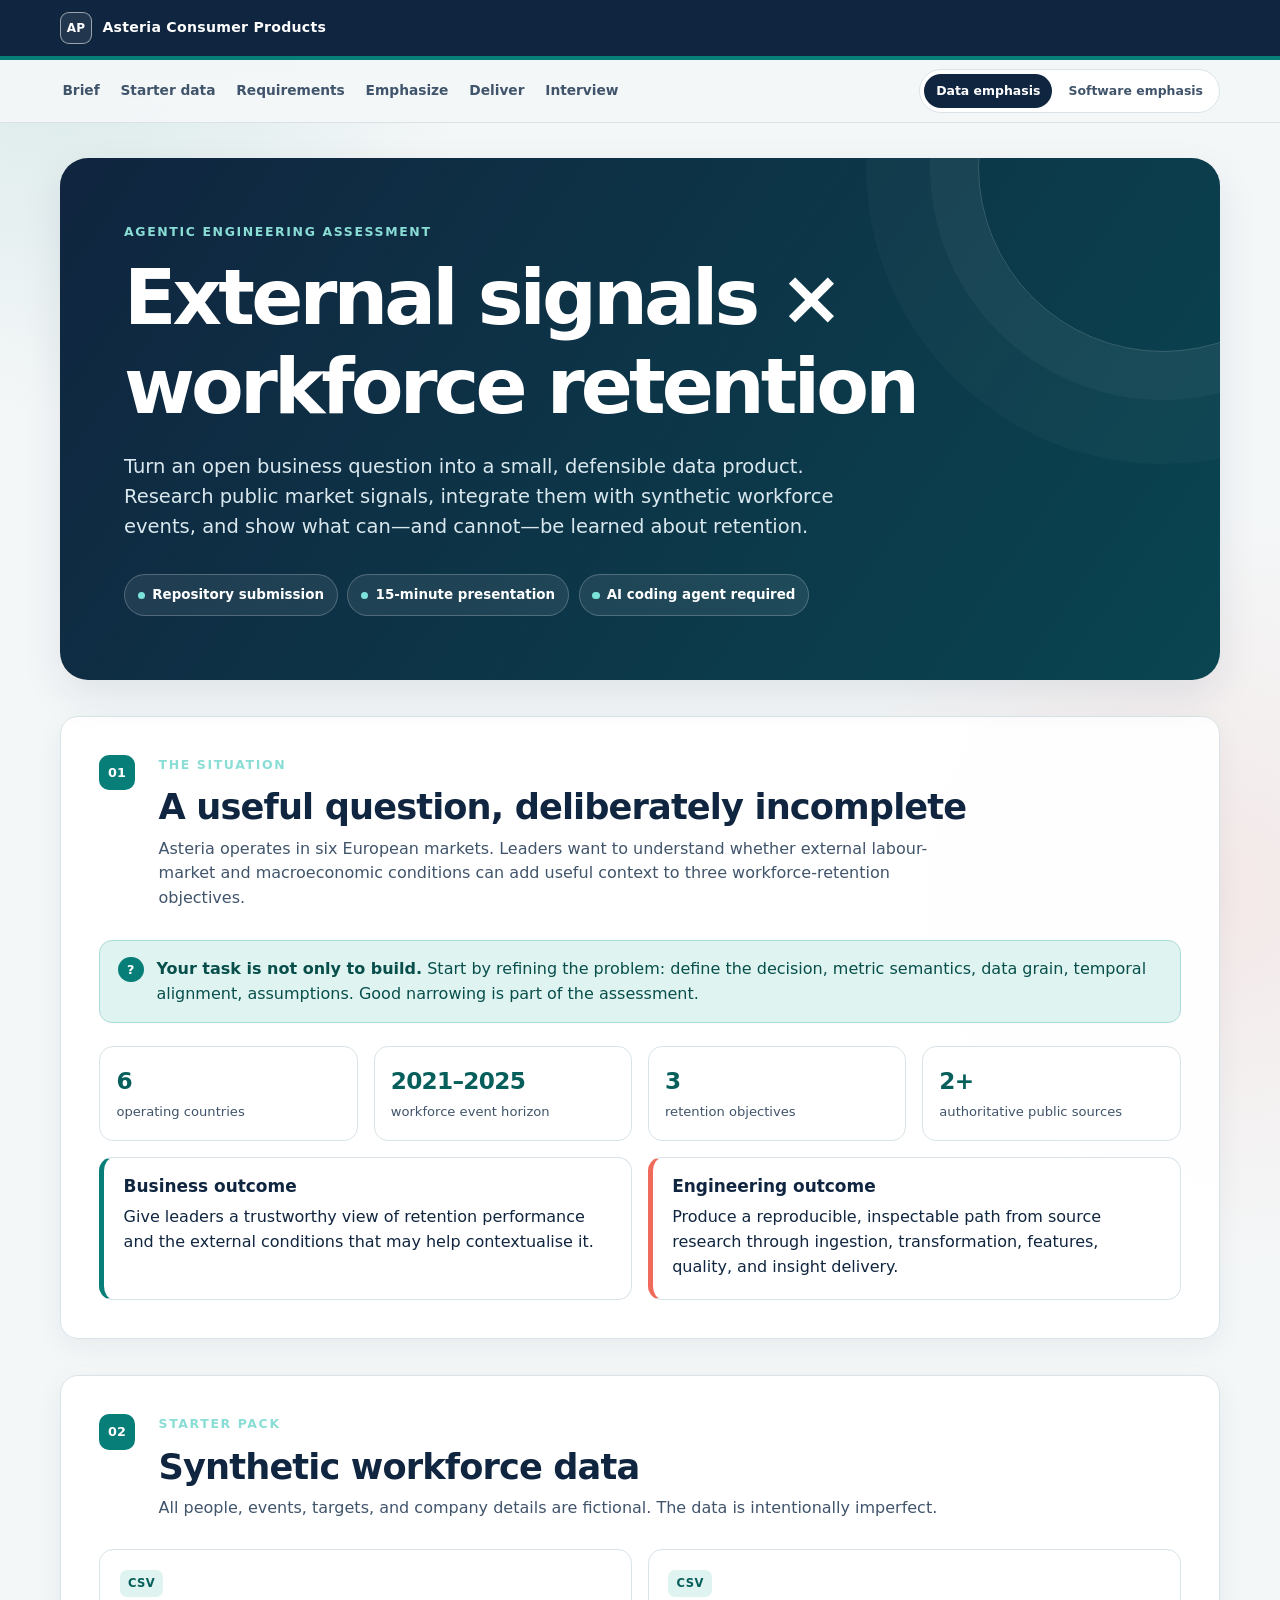
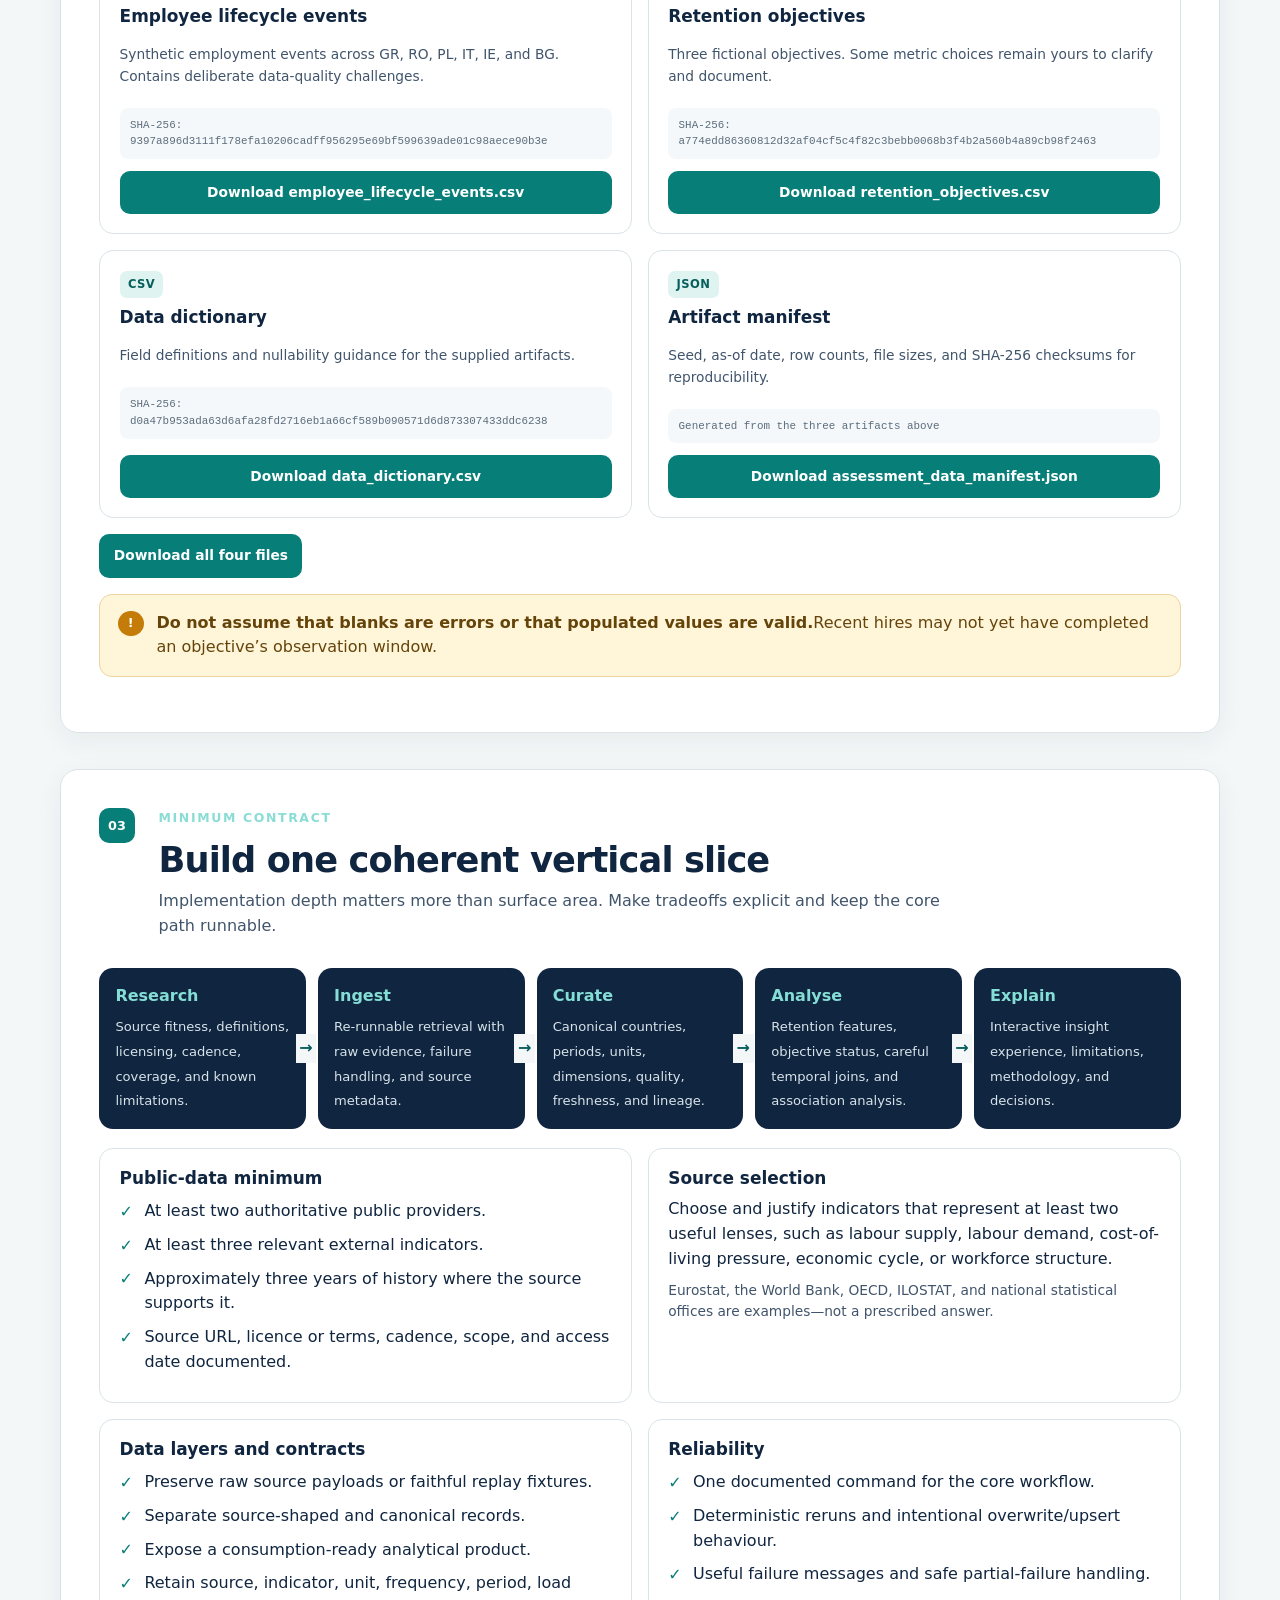
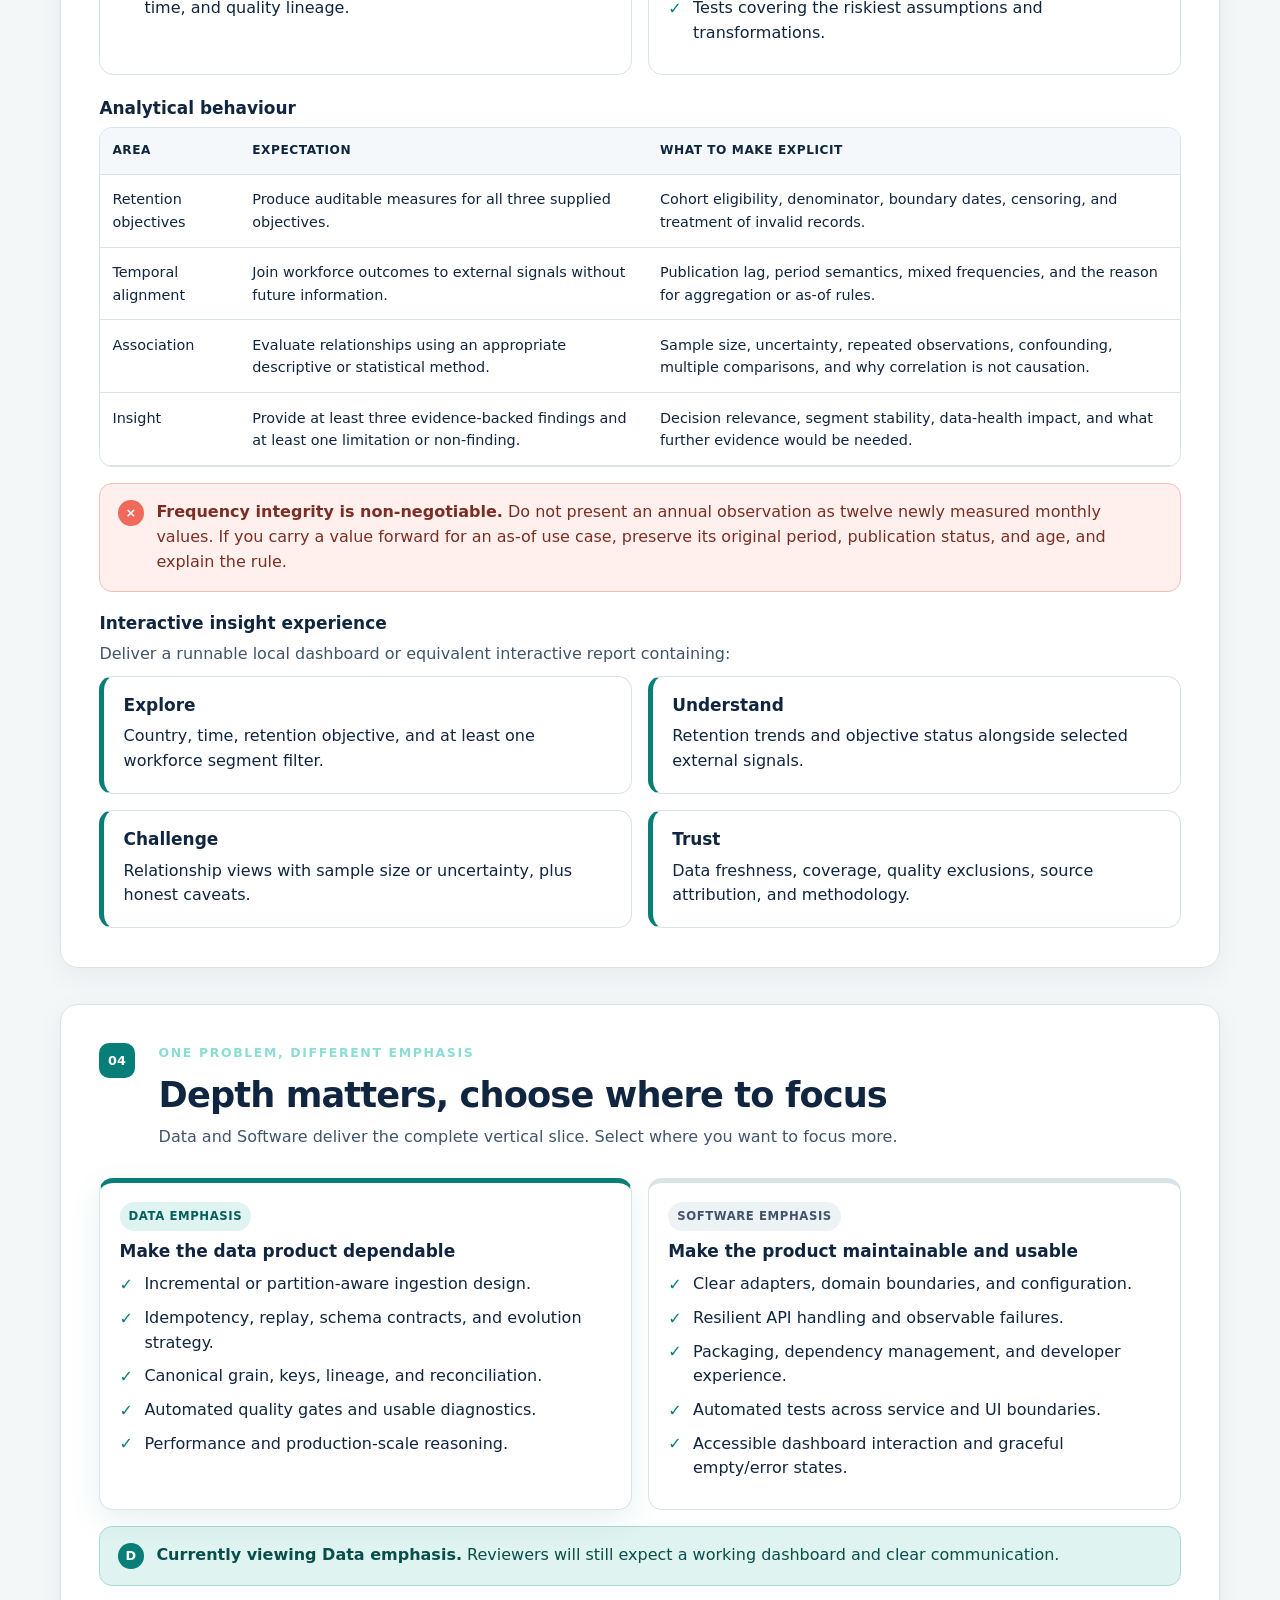
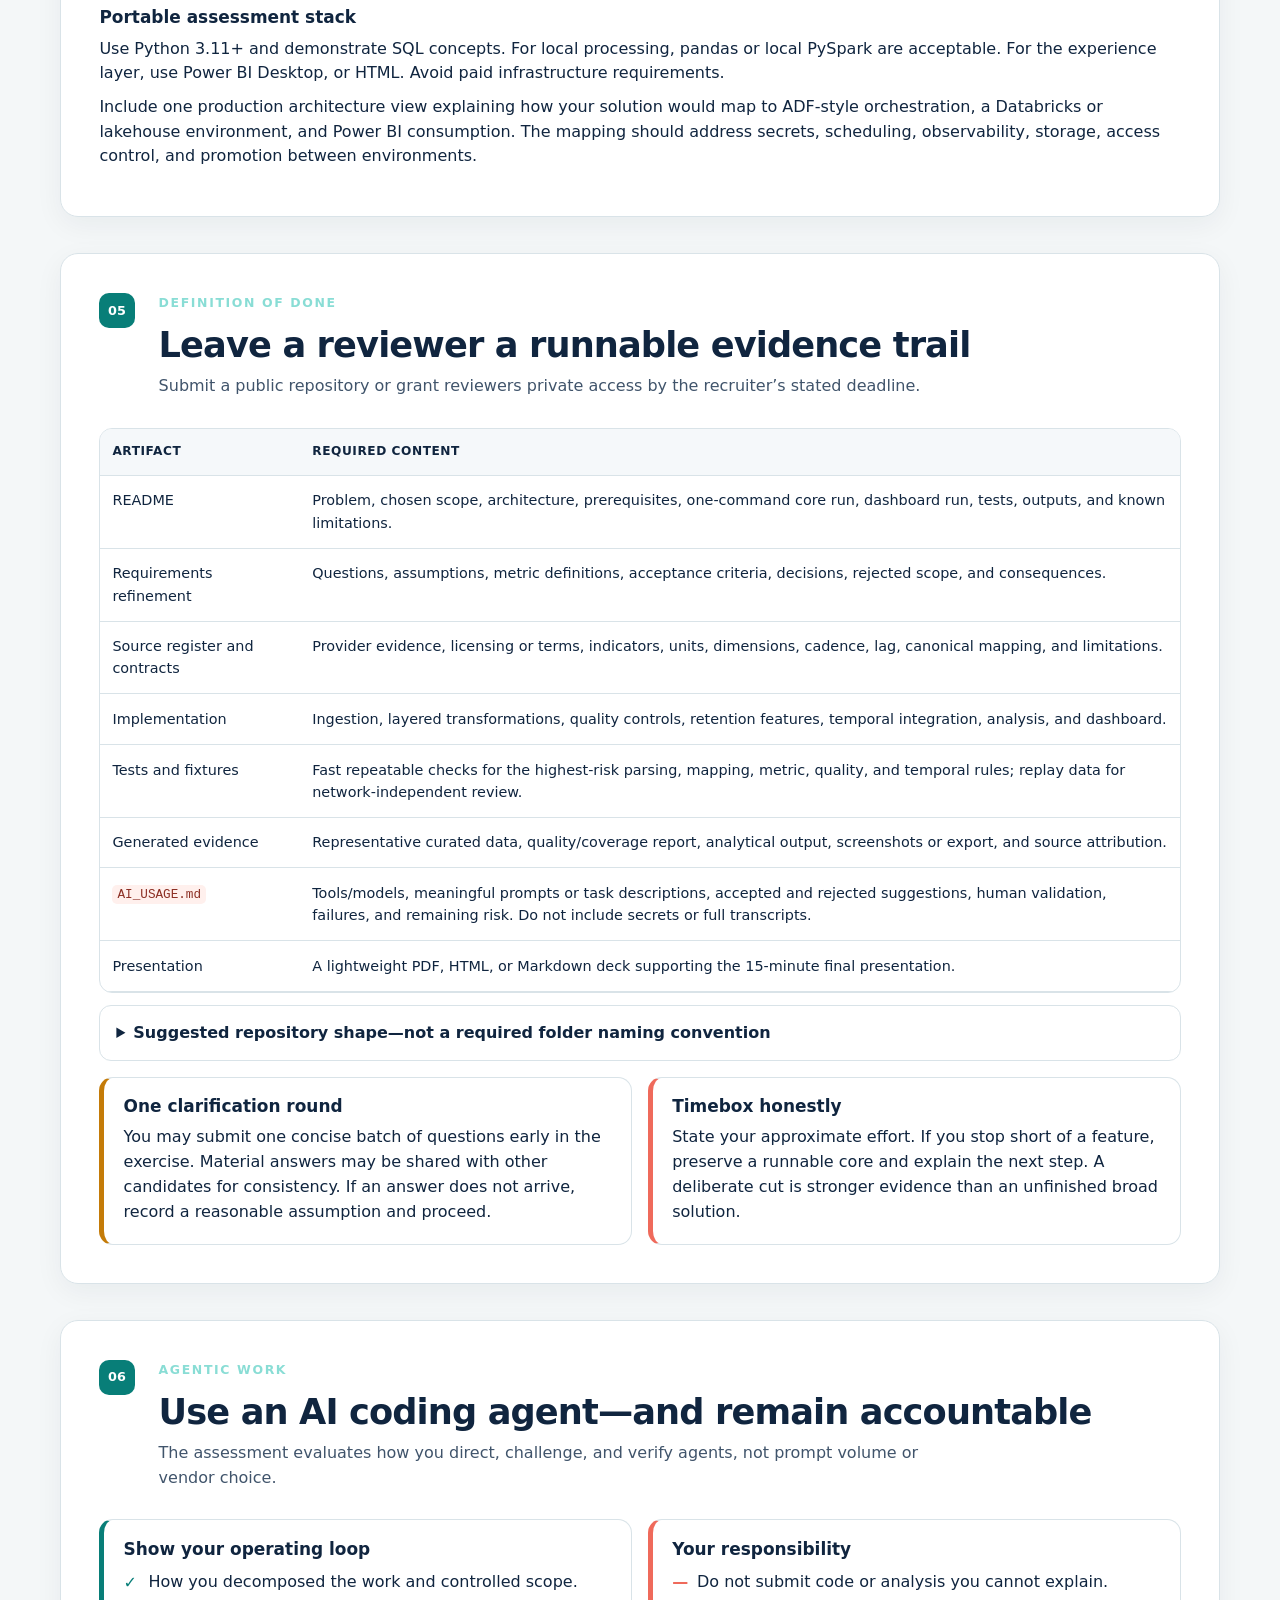
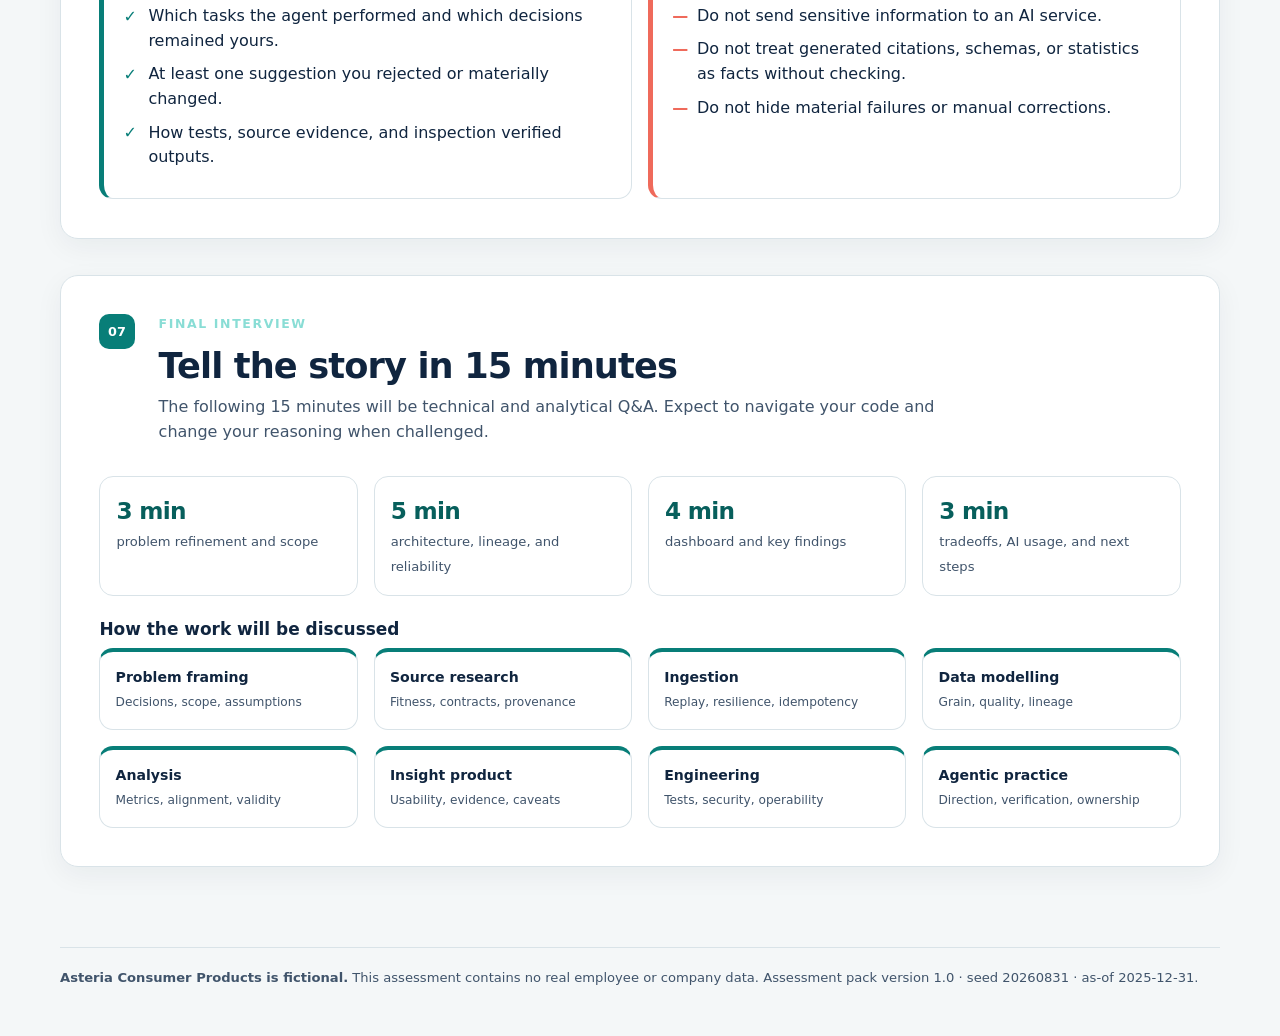
<file: agentic_engineering_assessment 1.html>
<!doctype html>
<html lang="en">
<head>
  <meta charset="utf-8">
  <meta name="viewport" content="width=device-width, initial-scale=1">
  <meta name="color-scheme" content="light">
  <title>External Signals × Workforce Retention — Agentic Engineering Assessment</title>
  <style>
    :root {
      --ink: #10253f;
      --ink-soft: #40546b;
      --paper: #f4f7f8;
      --surface: #ffffff;
      --line: #d9e3e8;
      --teal: #087e78;
      --teal-dark: #075f5c;
      --teal-pale: #dff3f0;
      --coral: #ef6a5b;
      --coral-pale: #fff0ed;
      --amber: #c47b08;
      --amber-pale: #fff5d9;
      --navy: #10253f;
      --shadow: 0 16px 42px rgba(16, 37, 63, 0.09);
      --radius: 18px;
      --max: 1160px;
    }

    * { box-sizing: border-box; }
    html { scroll-behavior: smooth; }
    body {
      margin: 0;
      color: var(--ink);
      background:
        radial-gradient(circle at 5% 0%, rgba(8, 126, 120, 0.12), transparent 26rem),
        radial-gradient(circle at 95% 12%, rgba(239, 106, 91, 0.10), transparent 24rem),
        var(--paper);
      font-family: Inter, ui-sans-serif, system-ui, -apple-system, BlinkMacSystemFont, "Segoe UI", sans-serif;
      line-height: 1.55;
    }

    a { color: var(--teal-dark); }
    a:focus-visible, button:focus-visible, input:focus-visible, summary:focus-visible {
      outline: 3px solid #ffbf47;
      outline-offset: 3px;
    }

    .skip-link {
      position: fixed;
      left: 1rem;
      top: -5rem;
      z-index: 99;
      background: var(--navy);
      color: white;
      padding: .7rem 1rem;
      border-radius: 8px;
    }
    .skip-link:focus { top: 1rem; }

    .topbar {
      color: white;
      background: var(--navy);
      border-bottom: 4px solid var(--teal);
    }
    .topbar-inner, main, .nav-inner, footer {
      width: min(calc(100% - 2rem), var(--max));
      margin-inline: auto;
    }
    .topbar-inner {
      display: flex;
      justify-content: space-between;
      align-items: center;
      gap: 1rem;
      padding: .75rem 0;
      font-size: .88rem;
    }
    .brand {
      display: inline-flex;
      align-items: center;
      gap: .65rem;
      font-weight: 760;
      letter-spacing: .02em;
    }
    .brand-mark {
      width: 2rem;
      height: 2rem;
      display: grid;
      place-items: center;
      border: 1px solid rgba(255,255,255,.55);
      border-radius: 9px;
      color: white;
      background: rgba(255,255,255,.08);
      font-size: .75rem;
    }
    .top-meta { color: #cbd8e4; }

    nav {
      position: sticky;
      top: 0;
      z-index: 20;
      background: rgba(244, 247, 248, 0.95);
      backdrop-filter: blur(12px);
      border-bottom: 1px solid rgba(16, 37, 63, .10);
    }
    .nav-inner {
      display: flex;
      align-items: center;
      justify-content: space-between;
      gap: 1rem;
      min-height: 62px;
    }
    .nav-links {
      display: flex;
      gap: 1rem;
      overflow-x: auto;
      white-space: nowrap;
      scrollbar-width: none;
    }
    .nav-links a {
      color: var(--ink-soft);
      font-size: .86rem;
      font-weight: 700;
      text-decoration: none;
      padding: .6rem .15rem;
    }
    .nav-links a:hover { color: var(--teal-dark); }
    .role-switch {
      display: inline-flex;
      flex: 0 0 auto;
      gap: .25rem;
      padding: .25rem;
      border: 1px solid var(--line);
      border-radius: 999px;
      background: white;
    }
    .role-switch button {
      border: 0;
      border-radius: 999px;
      padding: .48rem .75rem;
      color: var(--ink-soft);
      background: transparent;
      font: inherit;
      font-size: .78rem;
      font-weight: 760;
      cursor: pointer;
    }
    .role-switch button[aria-pressed="true"] {
      background: var(--navy);
      color: white;
    }

    main { padding: 2.2rem 0 5rem; }
    section { scroll-margin-top: 82px; }
    .hero {
      position: relative;
      overflow: hidden;
      padding: clamp(2rem, 5vw, 4.5rem);
      border-radius: 28px;
      color: white;
      background:
        linear-gradient(125deg, rgba(16, 37, 63, .97), rgba(9, 71, 82, .94)),
        var(--navy);
      box-shadow: var(--shadow);
    }
    .hero::after {
      content: "";
      position: absolute;
      width: 23rem;
      height: 23rem;
      right: -8rem;
      top: -11rem;
      border: 1px solid rgba(255,255,255,.18);
      border-radius: 50%;
      box-shadow: 0 0 0 3rem rgba(255,255,255,.035), 0 0 0 7rem rgba(255,255,255,.025);
    }
    .eyebrow {
      margin: 0 0 .8rem;
      color: #89ddd5;
      font-size: .78rem;
      font-weight: 820;
      letter-spacing: .13em;
      text-transform: uppercase;
    }
    h1, h2, h3 { line-height: 1.15; }
    h1 {
      max-width: 850px;
      margin: 0;
      font-size: clamp(2.25rem, 6vw, 5.3rem);
      letter-spacing: -.05em;
    }
    .hero-lead {
      max-width: 760px;
      margin: 1.3rem 0 0;
      color: #d9e8ee;
      font-size: clamp(1rem, 2vw, 1.22rem);
    }
    .pill-row {
      display: flex;
      flex-wrap: wrap;
      gap: .6rem;
      margin-top: 2rem;
    }
    .pill {
      display: inline-flex;
      align-items: center;
      gap: .45rem;
      padding: .58rem .8rem;
      border: 1px solid rgba(255,255,255,.22);
      border-radius: 999px;
      background: rgba(255,255,255,.08);
      color: white;
      font-size: .84rem;
      font-weight: 700;
    }
    .pill-dot {
      width: .45rem;
      height: .45rem;
      border-radius: 50%;
      background: #7be3d9;
    }

    .section {
      margin-top: 2.25rem;
      padding: clamp(1.4rem, 3vw, 2.4rem);
      border: 1px solid var(--line);
      border-radius: var(--radius);
      background: rgba(255,255,255,.96);
      box-shadow: 0 8px 28px rgba(16, 37, 63, .055);
    }
    .section-head {
      display: flex;
      justify-content: space-between;
      align-items: start;
      gap: 1.5rem;
      margin-bottom: 1.25rem;
    }
    .section-number {
      display: inline-grid;
      place-items: center;
      width: 2.2rem;
      height: 2.2rem;
      flex: 0 0 auto;
      border-radius: 10px;
      color: white;
      background: var(--teal);
      font-size: .8rem;
      font-weight: 850;
    }
    .section-title { flex: 1; }
    h2 {
      margin: 0;
      color: var(--navy);
      font-size: clamp(1.55rem, 3vw, 2.2rem);
      letter-spacing: -.025em;
    }
    h3 {
      margin: 0 0 .55rem;
      color: var(--navy);
      font-size: 1.06rem;
    }
    p { margin: .55rem 0; }
    .lede { max-width: 790px; color: var(--ink-soft); }
    .muted { color: var(--ink-soft); }
    .small { font-size: .86rem; }
    .tiny { font-size: .76rem; }

    .brief-grid, .card-grid, .track-grid, .artifact-grid, .rubric-preview {
      display: grid;
      gap: 1rem;
    }
    .brief-grid { grid-template-columns: repeat(4, 1fr); margin-top: 1.4rem; }
    .card-grid { grid-template-columns: repeat(2, 1fr); }
    .artifact-grid { grid-template-columns: repeat(2, 1fr); }
    .track-grid { grid-template-columns: repeat(2, 1fr); }
    .rubric-preview { grid-template-columns: repeat(4, 1fr); }

    .stat, .card, .artifact, .track-card, .rubric-tile {
      border: 1px solid var(--line);
      border-radius: 14px;
      background: var(--surface);
    }
    .stat { padding: 1rem; }
    .stat strong { display: block; color: var(--teal-dark); font-size: 1.45rem; letter-spacing: -.03em; }
    .stat span { color: var(--ink-soft); font-size: .82rem; }
    .card, .track-card { padding: 1.2rem; }
    .card p:last-child, .track-card p:last-child { margin-bottom: 0; }
    .card.accent { border-left: 5px solid var(--coral); }
    .card.teal { border-left: 5px solid var(--teal); }
    .card.amber { border-left: 5px solid var(--amber); }

    .callout {
      display: grid;
      grid-template-columns: auto 1fr;
      gap: .8rem;
      padding: 1rem 1.1rem;
      margin: 1rem 0;
      border-radius: 13px;
      color: #65440a;
      background: var(--amber-pale);
      border: 1px solid #ecd59c;
    }
    .callout.teal {
      color: #084f4c;
      background: var(--teal-pale);
      border-color: #aadbd6;
    }
    .callout.coral {
      color: #7c2e24;
      background: var(--coral-pale);
      border-color: #f2beb6;
    }
    .callout-mark {
      display: grid;
      place-items: center;
      width: 1.6rem;
      height: 1.6rem;
      border-radius: 50%;
      color: white;
      background: var(--amber);
      font-weight: 850;
      font-size: .8rem;
    }
    .callout.teal .callout-mark { background: var(--teal); }
    .callout.coral .callout-mark { background: var(--coral); }

    .pipeline {
      display: grid;
      grid-template-columns: repeat(5, 1fr);
      gap: .75rem;
      margin: 1.2rem 0;
    }
    .pipeline-step {
      position: relative;
      min-height: 132px;
      padding: 1rem;
      border-radius: 14px;
      color: white;
      background: var(--navy);
    }
    .pipeline-step:not(:last-child)::after {
      content: "→";
      position: absolute;
      right: -.65rem;
      top: calc(50% - .9rem);
      z-index: 2;
      width: 1.3rem;
      height: 1.8rem;
      display: grid;
      place-items: center;
      color: var(--teal-dark);
      background: var(--paper);
      font-weight: 900;
    }
    .pipeline-step strong { display: block; color: #84ded6; margin-bottom: .35rem; }
    .pipeline-step span { color: #d7e3ea; font-size: .82rem; }

    .artifact {
      display: flex;
      flex-direction: column;
      padding: 1.2rem;
    }
    .artifact-top {
      display: flex;
      align-items: start;
      justify-content: space-between;
      gap: .75rem;
    }
    .file-tag {
      display: inline-block;
      padding: .28rem .52rem;
      border-radius: 7px;
      color: var(--teal-dark);
      background: var(--teal-pale);
      font-size: .72rem;
      font-weight: 820;
      letter-spacing: .04em;
    }
    .artifact button, .button {
      display: inline-flex;
      justify-content: center;
      align-items: center;
      gap: .45rem;
      min-height: 42px;
      margin-top: auto;
      padding: .68rem .9rem;
      border: 0;
      border-radius: 10px;
      color: white;
      background: var(--teal);
      font: inherit;
      font-size: .86rem;
      font-weight: 780;
      cursor: pointer;
      text-decoration: none;
    }
    .artifact button:hover, .button:hover { background: var(--teal-dark); }
    .button.secondary { color: var(--navy); background: #e8eef2; }
    .hash {
      margin: .75rem 0;
      padding: .55rem .65rem;
      border-radius: 8px;
      color: #5b6d7c;
      background: #f5f8fa;
      font-family: ui-monospace, SFMono-Regular, Consolas, monospace;
      font-size: .68rem;
      overflow-wrap: anywhere;
    }

    table {
      width: 100%;
      border-collapse: collapse;
      font-size: .9rem;
    }
    th, td {
      padding: .85rem .75rem;
      border-bottom: 1px solid var(--line);
      text-align: left;
      vertical-align: top;
    }
    th {
      color: var(--navy);
      background: #f5f8fa;
      font-size: .76rem;
      letter-spacing: .045em;
      text-transform: uppercase;
    }
    .table-wrap { overflow-x: auto; border: 1px solid var(--line); border-radius: 13px; }

    .check-list, .clean-list {
      margin: .7rem 0 0;
      padding: 0;
      list-style: none;
    }
    .check-list li, .clean-list li {
      position: relative;
      margin: .55rem 0;
      padding-left: 1.55rem;
    }
    .check-list li::before {
      content: "✓";
      position: absolute;
      left: 0;
      top: .05rem;
      color: var(--teal);
      font-weight: 900;
    }
    .clean-list li::before {
      content: "—";
      position: absolute;
      left: 0;
      color: var(--coral);
      font-weight: 900;
    }

    .track-card { border-top: 5px solid var(--line); }
    .track-card.active {
      border-top-color: var(--teal);
      box-shadow: 0 10px 30px rgba(8,126,120,.10);
    }
    .track-badge {
      display: inline-block;
      margin-bottom: .7rem;
      padding: .32rem .56rem;
      border-radius: 999px;
      color: var(--ink-soft);
      background: #edf2f5;
      font-size: .73rem;
      font-weight: 820;
      text-transform: uppercase;
      letter-spacing: .05em;
    }
    .track-card.active .track-badge { color: var(--teal-dark); background: var(--teal-pale); }

    .rubric-tile { padding: .95rem; border-top: 4px solid var(--teal); }
    .rubric-tile strong { display: block; font-size: .88rem; }
    .rubric-tile span { color: var(--ink-soft); font-size: .76rem; }

    details {
      margin-top: .8rem;
      border: 1px solid var(--line);
      border-radius: 12px;
      background: white;
    }
    summary {
      padding: .9rem 1rem;
      cursor: pointer;
      color: var(--navy);
      font-weight: 780;
    }
    details > div { padding: 0 1rem 1rem; }

    code {
      padding: .12rem .32rem;
      border-radius: 5px;
      color: #8c2f24;
      background: #fff0ed;
      font-family: ui-monospace, SFMono-Regular, Consolas, monospace;
      font-size: .88em;
    }
    .command {
      display: block;
      padding: .85rem 1rem;
      margin: .7rem 0;
      overflow-x: auto;
      border-radius: 10px;
      color: #d9f4f1;
      background: #10253f;
      white-space: nowrap;
    }

    footer {
      padding: 0 0 3rem;
      color: var(--ink-soft);
      font-size: .82rem;
    }
    .footer-line { border-top: 1px solid var(--line); padding-top: 1.2rem; }

    @media (max-width: 900px) {
      .brief-grid, .rubric-preview { grid-template-columns: repeat(2, 1fr); }
      .pipeline { grid-template-columns: 1fr; }
      .pipeline-step { min-height: auto; }
      .pipeline-step:not(:last-child)::after {
        content: "↓";
        right: calc(50% - .65rem);
        top: auto;
        bottom: -.9rem;
      }
      .nav-inner { align-items: stretch; flex-direction: column; padding: .5rem 0; }
      .role-switch { align-self: flex-start; }
    }
    @media (max-width: 680px) {
      .topbar-inner { align-items: start; flex-direction: column; }
      .top-meta { display: none; }
      main { padding-top: 1rem; }
      .hero { padding: 1.6rem; border-radius: 20px; }
      .section { padding: 1.15rem; }
      .section-head { gap: .8rem; }
      .brief-grid, .card-grid, .artifact-grid, .track-grid, .rubric-preview { grid-template-columns: 1fr; }
      .nav-links { width: 100%; }
      table { min-width: 700px; }
    }
    @media print {
      body { background: white; font-size: 10pt; }
      nav, .download-actions, .role-switch { display: none !important; }
      main, .topbar-inner, footer { width: 100%; }
      main { padding: .5rem 0; }
      .hero { box-shadow: none; border-radius: 0; padding: 1.5rem; }
      .section { box-shadow: none; break-inside: avoid; margin-top: 1rem; }
      details > div { display: block !important; }
      .artifact button { display: none; }
      .pipeline-step { background: white; color: var(--ink); border: 1px solid var(--line); }
      .pipeline-step strong, .pipeline-step span { color: var(--ink); }
    }
  </style>
</head>
<body>
  <a class="skip-link" href="#main">Skip to assessment</a>

  <header class="topbar">
    <div class="topbar-inner">
      <div class="brand"><span class="brand-mark" aria-hidden="true">AP</span> Asteria Consumer Products</div>
    </div>
  </header>

  <nav aria-label="Assessment navigation">
    <div class="nav-inner">
      <div class="nav-links">
        <a href="#brief">Brief</a>
        <a href="#data">Starter data</a>
        <a href="#requirements">Requirements</a>
        <a href="#tracks">Emphasize</a>
        <a href="#deliverables">Deliver</a>
        <a href="#presentation">Interview</a>
      </div>
      <div class="role-switch" aria-label="Select role emphasis">
        <button type="button" data-role="data" aria-pressed="true">Data emphasis</button>
        <button type="button" data-role="software" aria-pressed="false">Software emphasis</button>
      </div>
    </div>
  </nav>

  <main id="main">
    <section class="hero" aria-labelledby="page-title">
      <p class="eyebrow">Agentic Engineering Assessment</p>
      <h1 id="page-title">External signals × workforce retention</h1>
      <p class="hero-lead">
        Turn an open business question into a small, defensible data product. Research public market signals,
        integrate them with synthetic workforce events, and show what can—and cannot—be learned about retention.
      </p>
      <div class="pill-row" aria-label="Assessment facts">
        <span class="pill"><span class="pill-dot"></span>Repository submission</span>
        <span class="pill"><span class="pill-dot"></span>15-minute presentation</span>
        <span class="pill"><span class="pill-dot"></span>AI coding agent required</span>
      </div>
    </section>

    <section class="section" id="brief" aria-labelledby="brief-title">
      <div class="section-head">
        <span class="section-number" aria-hidden="true">01</span>
        <div class="section-title">
          <p class="eyebrow">The situation</p>
          <h2 id="brief-title">A useful question, deliberately incomplete</h2>
          <p class="lede">
            Asteria operates in six European markets. Leaders want to understand whether external labour-market
            and macroeconomic conditions can add useful context to three workforce-retention objectives.
          </p>
        </div>
      </div>

      <div class="callout teal">
        <span class="callout-mark" aria-hidden="true">?</span>
        <div>
          <strong>Your task is not only to build.</strong>
          Start by refining the problem: define the decision, metric semantics, data grain, temporal alignment,
          assumptions. Good narrowing is part of the assessment.
        </div>
      </div>

      <div class="brief-grid">
        <div class="stat"><strong>6</strong><span>operating countries</span></div>
        <div class="stat"><strong>2021–2025</strong><span>workforce event horizon</span></div>
        <div class="stat"><strong>3</strong><span>retention objectives</span></div>
        <div class="stat"><strong>2+</strong><span>authoritative public sources</span></div>
      </div>

      <div class="card-grid" style="margin-top:1rem">
        <article class="card teal">
          <h3>Business outcome</h3>
          <p>Give leaders a trustworthy view of retention performance and the external conditions that may help contextualise it.</p>
        </article>
        <article class="card accent">
          <h3>Engineering outcome</h3>
          <p>Produce a reproducible, inspectable path from source research through ingestion, transformation, features, quality, and insight delivery.</p>
        </article>
      </div>
    </section>

    <section class="section" id="data" aria-labelledby="data-title">
      <div class="section-head">
        <span class="section-number" aria-hidden="true">02</span>
        <div class="section-title">
          <p class="eyebrow">Starter pack</p>
          <h2 id="data-title">Synthetic workforce data</h2>
          <p class="lede">
            All people, events, targets, and company details are fictional. The data is intentionally imperfect.
          </p>
        </div>
      </div>

      <div class="artifact-grid">
        <article class="artifact">
          <div class="artifact-top">
            <div><span class="file-tag">CSV</span><h3 style="margin-top:.65rem">Employee lifecycle events</h3></div>
          </div>
          <p class="muted small">Synthetic employment events across GR, RO, PL, IT, IE, and BG. Contains deliberate data-quality challenges.</p>
          <div class="hash" id="hash-events">SHA-256: preparing…</div>
          <button type="button" data-download="events">Download employee_lifecycle_events.csv</button>
        </article>

        <article class="artifact">
          <div class="artifact-top">
            <div><span class="file-tag">CSV</span><h3 style="margin-top:.65rem">Retention objectives</h3></div>
          </div>
          <p class="muted small">Three fictional objectives. Some metric choices remain yours to clarify and document.</p>
          <div class="hash" id="hash-targets">SHA-256: preparing…</div>
          <button type="button" data-download="targets">Download retention_objectives.csv</button>
        </article>

        <article class="artifact">
          <div class="artifact-top">
            <div><span class="file-tag">CSV</span><h3 style="margin-top:.65rem">Data dictionary</h3></div>
          </div>
          <p class="muted small">Field definitions and nullability guidance for the supplied artifacts.</p>
          <div class="hash" id="hash-dictionary">SHA-256: preparing…</div>
          <button type="button" data-download="dictionary">Download data_dictionary.csv</button>
        </article>

        <article class="artifact">
          <div class="artifact-top">
            <div><span class="file-tag">JSON</span><h3 style="margin-top:.65rem">Artifact manifest</h3></div>
          </div>
          <p class="muted small">Seed, as-of date, row counts, file sizes, and SHA-256 checksums for reproducibility.</p>
          <div class="hash" id="hash-manifest">Generated from the three artifacts above</div>
          <button type="button" data-download="manifest">Download assessment_data_manifest.json</button>
        </article>
      </div>

      <div class="download-actions" style="display:flex;gap:.7rem;flex-wrap:wrap;margin-top:1rem">
        <button type="button" class="button" id="download-all">Download all four files</button>
      </div>

      <div class="callout">
        <span class="callout-mark" aria-hidden="true">!</span>
        <div>
          <strong>Do not assume that blanks are errors or that populated values are valid.</strong>Recent hires may not yet have completed an objective’s observation window.
        </div>
      </div>
    </section>

    <section class="section" id="requirements" aria-labelledby="requirements-title">
      <div class="section-head">
        <span class="section-number" aria-hidden="true">03</span>
        <div class="section-title">
          <p class="eyebrow">Minimum contract</p>
          <h2 id="requirements-title">Build one coherent vertical slice</h2>
          <p class="lede">Implementation depth matters more than surface area. Make tradeoffs explicit and keep the core path runnable.</p>
        </div>
      </div>

      <div class="pipeline" aria-label="Expected data-product stages">
        <div class="pipeline-step"><strong>Research</strong><span>Source fitness, definitions, licensing, cadence, coverage, and known limitations.</span></div>
        <div class="pipeline-step"><strong>Ingest</strong><span>Re-runnable retrieval with raw evidence, failure handling, and source metadata.</span></div>
        <div class="pipeline-step"><strong>Curate</strong><span>Canonical countries, periods, units, dimensions, quality, freshness, and lineage.</span></div>
        <div class="pipeline-step"><strong>Analyse</strong><span>Retention features, objective status, careful temporal joins, and association analysis.</span></div>
        <div class="pipeline-step"><strong>Explain</strong><span>Interactive insight experience, limitations, methodology, and decisions.</span></div>
      </div>

      <div class="card-grid">
        <article class="card">
          <h3>Public-data minimum</h3>
          <ul class="check-list">
            <li>At least two authoritative public providers.</li>
            <li>At least three relevant external indicators.</li>
            <li>Approximately three years of history where the source supports it.</li>
            <li>Source URL, licence or terms, cadence, scope, and access date documented.</li>
          </ul>
        </article>
        <article class="card">
          <h3>Source selection</h3>
          <p>Choose and justify indicators that represent at least two useful lenses, such as labour supply, labour demand, cost-of-living pressure, economic cycle, or workforce structure.</p>
          <p class="small muted">Eurostat, the World Bank, OECD, ILOSTAT, and national statistical offices are examples—not a prescribed answer.</p>
        </article>
        <article class="card">
          <h3>Data layers and contracts</h3>
          <ul class="check-list">
            <li>Preserve raw source payloads or faithful replay fixtures.</li>
            <li>Separate source-shaped and canonical records.</li>
            <li>Expose a consumption-ready analytical product.</li>
            <li>Retain source, indicator, unit, frequency, period, load time, and quality lineage.</li>
          </ul>
        </article>
        <article class="card">
          <h3>Reliability</h3>
          <ul class="check-list">
            <li>One documented command for the core workflow.</li>
            <li>Deterministic reruns and intentional overwrite/upsert behaviour.</li>
            <li>Useful failure messages and safe partial-failure handling.</li>
            <li>Tests covering the riskiest assumptions and transformations.</li>
          </ul>
        </article>
      </div>

      <h3 style="margin-top:1.5rem">Analytical behaviour</h3>
      <div class="table-wrap">
        <table>
          <thead><tr><th>Area</th><th>Expectation</th><th>What to make explicit</th></tr></thead>
          <tbody>
            <tr><td>Retention objectives</td><td>Produce auditable measures for all three supplied objectives.</td><td>Cohort eligibility, denominator, boundary dates, censoring, and treatment of invalid records.</td></tr>
            <tr><td>Temporal alignment</td><td>Join workforce outcomes to external signals without future information.</td><td>Publication lag, period semantics, mixed frequencies, and the reason for aggregation or as-of rules.</td></tr>
            <tr><td>Association</td><td>Evaluate relationships using an appropriate descriptive or statistical method.</td><td>Sample size, uncertainty, repeated observations, confounding, multiple comparisons, and why correlation is not causation.</td></tr>
            <tr><td>Insight</td><td>Provide at least three evidence-backed findings and at least one limitation or non-finding.</td><td>Decision relevance, segment stability, data-health impact, and what further evidence would be needed.</td></tr>
          </tbody>
        </table>
      </div>

      <div class="callout coral">
        <span class="callout-mark" aria-hidden="true">×</span>
        <div>
          <strong>Frequency integrity is non-negotiable.</strong>
          Do not present an annual observation as twelve newly measured monthly values. If you carry a value forward
          for an as-of use case, preserve its original period, publication status, and age, and explain the rule.
        </div>
      </div>

      <h3 style="margin-top:1.4rem">Interactive insight experience</h3>
      <p class="muted">Deliver a runnable local dashboard or equivalent interactive report containing:</p>
      <div class="card-grid">
        <article class="card teal"><h3>Explore</h3><p>Country, time, retention objective, and at least one workforce segment filter.</p></article>
        <article class="card teal"><h3>Understand</h3><p>Retention trends and objective status alongside selected external signals.</p></article>
        <article class="card teal"><h3>Challenge</h3><p>Relationship views with sample size or uncertainty, plus honest caveats.</p></article>
        <article class="card teal"><h3>Trust</h3><p>Data freshness, coverage, quality exclusions, source attribution, and methodology.</p></article>
      </div>
    </section>

    <section class="section" id="tracks" aria-labelledby="tracks-title">
      <div class="section-head">
        <span class="section-number" aria-hidden="true">04</span>
        <div class="section-title">
          <p class="eyebrow">One problem, different emphasis</p>
          <h2 id="tracks-title">Depth matters, choose where to focus</h2>
          <p class="lede">Data and Software deliver the complete vertical slice. Select where you want to focus more.</p>
        </div>
      </div>

      <div class="track-grid">
        <article class="track-card active" data-track-card="data">
          <span class="track-badge">Data emphasis</span>
          <h3>Make the data product dependable</h3>
          <ul class="check-list">
            <li>Incremental or partition-aware ingestion design.</li>
            <li>Idempotency, replay, schema contracts, and evolution strategy.</li>
            <li>Canonical grain, keys, lineage, and reconciliation.</li>
            <li>Automated quality gates and usable diagnostics.</li>
            <li>Performance and production-scale reasoning.</li>
          </ul>
        </article>
        <article class="track-card" data-track-card="software">
          <span class="track-badge">Software emphasis</span>
          <h3>Make the product maintainable and usable</h3>
          <ul class="check-list">
            <li>Clear adapters, domain boundaries, and configuration.</li>
            <li>Resilient API handling and observable failures.</li>
            <li>Packaging, dependency management, and developer experience.</li>
            <li>Automated tests across service and UI boundaries.</li>
            <li>Accessible dashboard interaction and graceful empty/error states.</li>
          </ul>
        </article>
      </div>

      <div class="callout teal" id="role-note">
        <span class="callout-mark" aria-hidden="true">D</span>
        <div><strong>Currently viewing Data emphasis.</strong> Reviewers will still expect a working dashboard and clear communication.</div>
      </div>

      <h3 style="margin-top:1.4rem">Portable assessment stack</h3>
      <p>
        Use Python 3.11+ and demonstrate SQL concepts. For local processing, pandas or local PySpark
        are acceptable. For the experience layer, use Power BI Desktop, or HTML. Avoid paid infrastructure requirements.
      </p>
      <p>
        Include one production architecture view explaining how your solution would map to
        ADF-style orchestration, a Databricks or lakehouse environment, and Power BI consumption. The mapping should
        address secrets, scheduling, observability, storage, access control, and promotion between environments.
      </p>
    </section>

    <section class="section" id="deliverables" aria-labelledby="deliverables-title">
      <div class="section-head">
        <span class="section-number" aria-hidden="true">05</span>
        <div class="section-title">
          <p class="eyebrow">Definition of done</p>
          <h2 id="deliverables-title">Leave a reviewer a runnable evidence trail</h2>
          <p class="lede">Submit a public repository or grant reviewers private access by the recruiter’s stated deadline.</p>
        </div>
      </div>

      <div class="table-wrap">
        <table>
          <thead><tr><th>Artifact</th><th>Required content</th></tr></thead>
          <tbody>
            <tr><td>README</td><td>Problem, chosen scope, architecture, prerequisites, one-command core run, dashboard run, tests, outputs, and known limitations.</td></tr>
            <tr><td>Requirements refinement</td><td>Questions, assumptions, metric definitions, acceptance criteria, decisions, rejected scope, and consequences.</td></tr>
            <tr><td>Source register and contracts</td><td>Provider evidence, licensing or terms, indicators, units, dimensions, cadence, lag, canonical mapping, and limitations.</td></tr>
            <tr><td>Implementation</td><td>Ingestion, layered transformations, quality controls, retention features, temporal integration, analysis, and dashboard.</td></tr>
            <tr><td>Tests and fixtures</td><td>Fast repeatable checks for the highest-risk parsing, mapping, metric, quality, and temporal rules; replay data for network-independent review.</td></tr>
            <tr><td>Generated evidence</td><td>Representative curated data, quality/coverage report, analytical output, screenshots or export, and source attribution.</td></tr>
            <tr><td><code>AI_USAGE.md</code></td><td>Tools/models, meaningful prompts or task descriptions, accepted and rejected suggestions, human validation, failures, and remaining risk. Do not include secrets or full transcripts.</td></tr>
            <tr><td>Presentation</td><td>A lightweight PDF, HTML, or Markdown deck supporting the 15-minute final presentation.</td></tr>
          </tbody>
        </table>
      </div>

      <details>
        <summary>Suggested repository shape—not a required folder naming convention</summary>
        <div>
          <code class="command">README · docs/ · src/ · tests/ · data/raw-or-fixtures/ · data/curated/ · dashboard/ · presentation/ · AI_USAGE.md</code>
          <p class="small muted">Choose a structure that fits your implementation. Reviewers care about boundaries, reproducibility, and traceability rather than matching these names.</p>
        </div>
      </details>

      <div class="card-grid" style="margin-top:1rem">
        <article class="card amber">
          <h3>One clarification round</h3>
          <p>You may submit one concise batch of questions early in the exercise. Material answers may be shared with other candidates for consistency. If an answer does not arrive, record a reasonable assumption and proceed.</p>
        </article>
        <article class="card accent">
          <h3>Timebox honestly</h3>
          <p>State your approximate effort. If you stop short of a feature, preserve a runnable core and explain the next step. A deliberate cut is stronger evidence than an unfinished broad solution.</p>
        </article>
      </div>
    </section>

    <section class="section" id="ai" aria-labelledby="ai-title">
      <div class="section-head">
        <span class="section-number" aria-hidden="true">06</span>
        <div class="section-title">
          <p class="eyebrow">Agentic work</p>
          <h2 id="ai-title">Use an AI coding agent—and remain accountable</h2>
          <p class="lede">The assessment evaluates how you direct, challenge, and verify agents, not prompt volume or vendor choice.</p>
        </div>
      </div>

      <div class="card-grid">
        <article class="card teal">
          <h3>Show your operating loop</h3>
          <ul class="check-list">
            <li>How you decomposed the work and controlled scope.</li>
            <li>Which tasks the agent performed and which decisions remained yours.</li>
            <li>At least one suggestion you rejected or materially changed.</li>
            <li>How tests, source evidence, and inspection verified outputs.</li>
          </ul>
        </article>
        <article class="card accent">
          <h3>Your responsibility</h3>
          <ul class="clean-list">
            <li>Do not submit code or analysis you cannot explain.</li>
            <li>Do not send sensitive information to an AI service.</li>
            <li>Do not treat generated citations, schemas, or statistics as facts without checking.</li>
            <li>Do not hide material failures or manual corrections.</li>
          </ul>
        </article>
      </div>
    </section>

    <section class="section" id="presentation" aria-labelledby="presentation-title">
      <div class="section-head">
        <span class="section-number" aria-hidden="true">07</span>
        <div class="section-title">
          <p class="eyebrow">Final interview</p>
          <h2 id="presentation-title">Tell the story in 15 minutes</h2>
          <p class="lede">The following 15 minutes will be technical and analytical Q&amp;A. Expect to navigate your code and change your reasoning when challenged.</p>
        </div>
      </div>

      <div class="brief-grid">
        <div class="stat"><strong>3 min</strong><span>problem refinement and scope</span></div>
        <div class="stat"><strong>5 min</strong><span>architecture, lineage, and reliability</span></div>
        <div class="stat"><strong>4 min</strong><span>dashboard and key findings</span></div>
        <div class="stat"><strong>3 min</strong><span>tradeoffs, AI usage, and next steps</span></div>
      </div>

      <h3 style="margin-top:1.5rem">How the work will be discussed</h3>
      <div class="rubric-preview" aria-label="Review dimensions">
        <div class="rubric-tile"><strong>Problem framing</strong><span>Decisions, scope, assumptions</span></div>
        <div class="rubric-tile"><strong>Source research</strong><span>Fitness, contracts, provenance</span></div>
        <div class="rubric-tile"><strong>Ingestion</strong><span>Replay, resilience, idempotency</span></div>
        <div class="rubric-tile"><strong>Data modelling</strong><span>Grain, quality, lineage</span></div>
        <div class="rubric-tile"><strong>Analysis</strong><span>Metrics, alignment, validity</span></div>
        <div class="rubric-tile"><strong>Insight product</strong><span>Usability, evidence, caveats</span></div>
        <div class="rubric-tile"><strong>Engineering</strong><span>Tests, security, operability</span></div>
        <div class="rubric-tile"><strong>Agentic practice</strong><span>Direction, verification, ownership</span></div>
      </div>
    </section>

  </main>

  <footer>
    <div class="footer-line">
      <strong>Asteria Consumer Products is fictional.</strong>
      This assessment contains no real employee or company data. Assessment pack version 1.0 · seed 20260831 · as-of 2025-12-31.
    </div>
  </footer>

  <script>
  (function () {
    "use strict";

    var FILES = {
      events: "employee_lifecycle_events.csv",
      targets: "retention_objectives.csv",
      dictionary: "data_dictionary.csv",
      manifest: "assessment_data_manifest.json"
    };
    var SEED = 20260831;
    var AS_OF = "2025-12-31";

    function mulberry32(seed) {
      return function () {
        var t = seed += 0x6D2B79F5;
        t = Math.imul(t ^ t >>> 15, t | 1);
        t ^= t + Math.imul(t ^ t >>> 7, t | 61);
        return ((t ^ t >>> 14) >>> 0) / 4294967296;
      };
    }

    function pick(rng, values) {
      return values[Math.floor(rng() * values.length)];
    }

    function pad(value) {
      return String(value).padStart(2, "0");
    }

    function isoDate(date) {
      return date.getUTCFullYear() + "-" + pad(date.getUTCMonth() + 1) + "-" + pad(date.getUTCDate());
    }

    function addDays(date, days) {
      var copy = new Date(date.getTime());
      copy.setUTCDate(copy.getUTCDate() + days);
      return copy;
    }

    function randomDate(rng, start, end) {
      return new Date(start.getTime() + Math.floor(rng() * (end.getTime() - start.getTime())));
    }

    function csvEscape(value) {
      if (value === null || value === undefined) return "";
      var text = String(value);
      if (/[",\r\n]/.test(text)) return '"' + text.replace(/"/g, '""') + '"';
      return text;
    }

    function toCsv(columns, rows) {
      var lines = [columns.join(",")];
      rows.forEach(function (row) {
        lines.push(columns.map(function (column) { return csvEscape(row[column]); }).join(","));
      });
      return lines.join("\r\n") + "\r\n";
    }

    function generateEvents() {
      var rng = mulberry32(SEED);
      var countries = ["GR", "RO", "PL", "IT", "IE", "BG"];
      var countryRisk = { GR: .008, RO: .018, PL: .014, IT: .006, IE: .026, BG: .020 };
      var units = ["Supply Chain", "Sales", "Finance", "Digital"];
      var families = {
        "Supply Chain": ["Manufacturing", "Logistics", "Procurement"],
        "Sales": ["Field Sales", "Key Accounts", "Commercial Planning"],
        "Finance": ["Accounting", "FP&A", "Controls"],
        "Digital": ["Data", "Software", "Product"]
      };
      var levels = ["Individual Contributor", "Individual Contributor", "Individual Contributor", "Manager", "Manager", "Senior Leader"];
      var employmentTypes = ["Permanent", "Permanent", "Permanent", "Permanent", "Fixed Term"];
      var start = new Date(Date.UTC(2020, 0, 1));
      var end = new Date(Date.UTC(2025, 10, 30));
      var asOf = new Date(Date.UTC(2025, 11, 31));
      var rows = [];
      var total = 2400;

      for (var i = 1; i <= total; i += 1) {
        var country = countries[(i * 7 + Math.floor(rng() * countries.length)) % countries.length];
        var unit = pick(rng, units);
        var family = pick(rng, families[unit]);
        var level = pick(rng, levels);
        var employmentType = pick(rng, employmentTypes);
        var hire = randomDate(rng, start, end);
        var hireYear = hire.getUTCFullYear();
        var yearPressure = { 2020: -.018, 2021: -.010, 2022: .000, 2023: .014, 2024: .025, 2025: .032 }[hireYear];
        var unitRisk = unit === "Sales" ? .022 : (unit === "Supply Chain" ? .010 : (unit === "Digital" ? .017 : -.006));
        var levelRisk = level === "Senior Leader" ? -.035 : (level === "Manager" ? -.014 : .010);
        var contractRisk = employmentType === "Fixed Term" ? .052 : 0;
        var earlyRisk = Math.max(.035, Math.min(.31, .095 + countryRisk[country] + yearPressure + unitRisk + levelRisk + contractRisk));
        var midRisk = Math.max(.025, .055 + countryRisk[country] / 2 + unitRisk / 2 + contractRisk / 2);
        var laterRisk = Math.max(.03, .12 + countryRisk[country] + yearPressure / 2 + unitRisk / 2);
        var termination = null;
        var elapsedAvailable = Math.floor((asOf.getTime() - hire.getTime()) / 86400000);
        var draw = rng();

        if (elapsedAvailable > 25 && draw < earlyRisk) {
          termination = addDays(hire, 12 + Math.floor(rng() * Math.min(169, elapsedAvailable - 1)));
        } else if (elapsedAvailable > 183 && draw < earlyRisk + midRisk) {
          termination = addDays(hire, 183 + Math.floor(rng() * Math.min(181, elapsedAvailable - 183)));
        } else if (elapsedAvailable > 365 && draw < earlyRisk + midRisk + laterRisk) {
          termination = addDays(hire, 365 + Math.floor(rng() * Math.max(1, elapsedAvailable - 365)));
        }

        if (termination && termination > asOf) termination = null;
        var terminationType = "";
        var regretted = "";
        if (termination) {
          var typeDraw = rng();
          terminationType = typeDraw < .66 ? "Voluntary" : (typeDraw < .84 ? "Involuntary" : "End of Contract");
          if (terminationType === "Voluntary") {
            var regretRisk = level === "Senior Leader" ? .72 : (family === "Data" || family === "Software" ? .62 : .39);
            regretted = rng() < regretRisk ? "true" : "false";
          } else {
            regretted = "false";
          }
        }

        rows.push({
          employee_id: "ACP" + String(i).padStart(6, "0"),
          country_code: country,
          business_unit: unit,
          job_family: family,
          career_level: level,
          employment_type: employmentType,
          hire_date: isoDate(hire),
          termination_date: termination ? isoDate(termination) : "",
          termination_type: terminationType,
          regretted_exit: regretted,
          source_system: i % 5 === 0 ? "HCM_B" : "HCM_A",
          record_updated_at: isoDate(addDays(new Date(Date.UTC(2025, 11, 20)), i % 12))
        });
      }

      [44, 388, 722, 1055, 1399, 1744, 2111].forEach(function (index) {
        rows.push(Object.assign({}, rows[index]));
      });
      [72, 404, 736, 1068, 1400, 1732, 2064, 2320].forEach(function (index, order) {
        rows[index].country_code = order % 2 === 0 ? "EL" : "ROM";
      });
      [119, 367, 615, 863, 1111, 1359, 1607, 1855, 2103].forEach(function (index) {
        rows[index].country_code = "";
      });
      [205, 606, 1007, 1408, 1809].forEach(function (index, order) {
        rows[index].termination_date = isoDate(addDays(new Date(rows[index].hire_date + "T00:00:00Z"), -(10 + order * 6)));
        rows[index].termination_type = "Voluntary";
        rows[index].regretted_exit = order % 2 === 0 ? "true" : "false";
      });
      [88, 266, 444, 622, 800, 978, 1156, 1334, 1512, 1690, 1868, 2046, 2224].forEach(function (index) {
        if (!rows[index].termination_date) {
          rows[index].termination_date = isoDate(addDays(new Date(rows[index].hire_date + "T00:00:00Z"), 90));
        }
        rows[index].termination_type = "";
      });
      [101, 333, 565, 797, 1029, 1261, 1493, 1725, 1957, 2189].forEach(function (index) {
        rows[index].career_level = "Sr Mgmt";
      });
      [158, 559, 960, 1361, 1762].forEach(function (index) {
        rows[index].hire_date = "";
      });
      [177, 355, 533, 711, 889, 1067, 1245, 1423, 1601, 1779, 1957, 2135].forEach(function (index) {
        if (rows[index].termination_type === "Voluntary") rows[index].regretted_exit = "";
      });

      return rows;
    }

    function buildArtifacts() {
      var eventColumns = [
        "employee_id", "country_code", "business_unit", "job_family", "career_level",
        "employment_type", "hire_date", "termination_date", "termination_type",
        "regretted_exit", "source_system", "record_updated_at"
      ];
      var events = toCsv(eventColumns, generateEvents());
      var targetColumns = [
        "objective_id", "objective_name", "direction", "target_value", "unit", "scope",
        "effective_from", "effective_to", "business_note"
      ];
      var targets = toCsv(targetColumns, [
        {
          objective_id: "NEW_HIRE_6M", objective_name: "New-hire six-month retention",
          direction: "at_least", target_value: "0.86", unit: "proportion", scope: "All new hires",
          effective_from: "2021-01-01", effective_to: "2025-12-31",
          business_note: "Create a defensible cohort definition and address incomplete observation windows."
        },
        {
          objective_id: "SENIOR_HIRE_12M", objective_name: "Senior-hire twelve-month retention",
          direction: "at_least", target_value: "0.90", unit: "proportion", scope: "Senior hires",
          effective_from: "2021-01-01", effective_to: "2025-12-31",
          business_note: "Document which career levels qualify and how cohort maturity is determined."
        },
        {
          objective_id: "REGRETTED_TURNOVER_12M", objective_name: "Trailing twelve-month regretted turnover",
          direction: "at_most", target_value: "0.075", unit: "proportion", scope: "All employees",
          effective_from: "2021-01-01", effective_to: "2025-12-31",
          business_note: "State the denominator and average-headcount convention."
        }
      ]);
      var dictionaryColumns = ["dataset", "column_name", "logical_type", "nullable", "description"];
      var dictionaryRows = [
        ["employee_lifecycle_events", "employee_id", "string", "no", "Synthetic stable employee identifier; not a real person."],
        ["employee_lifecycle_events", "country_code", "string", "yes", "Reported operating-country code; profile and canonicalise before joining."],
        ["employee_lifecycle_events", "business_unit", "string", "no", "Fictional organisational grouping."],
        ["employee_lifecycle_events", "job_family", "string", "no", "Fictional role family within a business unit."],
        ["employee_lifecycle_events", "career_level", "string", "no", "Reported career-level label."],
        ["employee_lifecycle_events", "employment_type", "string", "no", "Permanent or fixed-term employment."],
        ["employee_lifecycle_events", "hire_date", "date", "yes", "Employment start date in ISO 8601 format."],
        ["employee_lifecycle_events", "termination_date", "date", "yes", "Employment end date; blank generally indicates active at the as-of date."],
        ["employee_lifecycle_events", "termination_type", "string", "yes", "Voluntary, involuntary, end-of-contract, or blank."],
        ["employee_lifecycle_events", "regretted_exit", "boolean", "yes", "Business classification for a termination; may be inapplicable or unknown."],
        ["employee_lifecycle_events", "source_system", "string", "no", "Fictional source-system label."],
        ["employee_lifecycle_events", "record_updated_at", "date", "no", "Synthetic source update date."],
        ["retention_objectives", "objective_id", "string", "no", "Stable fictional objective code."],
        ["retention_objectives", "objective_name", "string", "no", "Business-facing objective name."],
        ["retention_objectives", "direction", "string", "no", "Whether performance must be at least or at most the threshold."],
        ["retention_objectives", "target_value", "decimal", "no", "Threshold expressed as a proportion."],
        ["retention_objectives", "unit", "string", "no", "Measurement unit."],
        ["retention_objectives", "scope", "string", "no", "Business scope requiring technical refinement."],
        ["retention_objectives", "effective_from", "date", "no", "First date for which the objective applies."],
        ["retention_objectives", "effective_to", "date", "no", "Last date for which the objective applies."],
        ["retention_objectives", "business_note", "string", "no", "A deliberate prompt for requirement refinement."]
      ].map(function (values) {
        var row = {};
        dictionaryColumns.forEach(function (column, index) { row[column] = values[index]; });
        return row;
      });
      var dictionary = toCsv(dictionaryColumns, dictionaryRows);
      return { events: events, targets: targets, dictionary: dictionary };
    }

    function rightRotate(value, amount) {
      return value >>> amount | value << (32 - amount);
    }

    function sha256Ascii(ascii) {
      var mathPow = Math.pow;
      var maxWord = mathPow(2, 32);
      var lengthProperty = "length";
      var i, j;
      var result = "";
      var words = [];
      var asciiBitLength = ascii[lengthProperty] * 8;
      var hash = sha256Ascii.h = sha256Ascii.h || [];
      var k = sha256Ascii.k = sha256Ascii.k || [];
      var primeCounter = k[lengthProperty];
      var isComposite = {};
      for (var candidate = 2; primeCounter < 64; candidate += 1) {
        if (!isComposite[candidate]) {
          for (i = 0; i < 313; i += candidate) isComposite[i] = candidate;
          hash[primeCounter] = mathPow(candidate, .5) * maxWord | 0;
          k[primeCounter] = mathPow(candidate, 1 / 3) * maxWord | 0;
          primeCounter += 1;
        }
      }
      ascii += "\x80";
      while (ascii[lengthProperty] % 64 - 56) ascii += "\x00";
      for (i = 0; i < ascii[lengthProperty]; i += 1) {
        j = ascii.charCodeAt(i);
        if (j >> 8) return "";
        words[i >> 2] |= j << ((3 - i) % 4) * 8;
      }
      words[words[lengthProperty]] = asciiBitLength / maxWord | 0;
      words[words[lengthProperty]] = asciiBitLength;
      for (j = 0; j < words[lengthProperty];) {
        var w = words.slice(j, j += 16);
        var oldHash = hash.slice(0);
        hash = hash.slice(0, 8);
        for (i = 0; i < 64; i += 1) {
          var i2 = i + j;
          var w15 = w[i - 15], w2 = w[i - 2];
          var a = hash[0], e = hash[4];
          var temp1 = hash[7]
            + (rightRotate(e, 6) ^ rightRotate(e, 11) ^ rightRotate(e, 25))
            + (e & hash[5] ^ ~e & hash[6])
            + k[i]
            + (w[i] = i < 16 ? w[i] : (
              w[i - 16]
              + (rightRotate(w15, 7) ^ rightRotate(w15, 18) ^ w15 >>> 3)
              + w[i - 7]
              + (rightRotate(w2, 17) ^ rightRotate(w2, 19) ^ w2 >>> 10)
            ) | 0);
          var temp2 = (rightRotate(a, 2) ^ rightRotate(a, 13) ^ rightRotate(a, 22))
            + (a & hash[1] ^ a & hash[2] ^ hash[1] & hash[2]);
          hash = [(temp1 + temp2) | 0].concat(hash);
          hash[4] = (hash[4] + temp1) | 0;
          hash.pop();
        }
        for (i = 0; i < 8; i += 1) hash[i] = (hash[i] + oldHash[i]) | 0;
      }
      for (i = 0; i < 8; i += 1) {
        for (j = 3; j + 1; j -= 1) {
          var b = hash[i] >> j * 8 & 255;
          result += (b < 16 ? "0" : "") + b.toString(16);
        }
      }
      return result;
    }

    function byteLength(text) {
      return new Blob([text], { type: "text/plain;charset=utf-8" }).size;
    }

    function buildManifest(artifacts) {
      var manifest = {
        package: "Asteria Consumer Products agentic engineering assessment",
        version: "1.0",
        synthetic: true,
        deterministic_seed: SEED,
        workforce_as_of_date: AS_OF,
        generated_data_notice: "All company, employee, event, and target data is fictional.",
        files: [
          { name: FILES.events, rows_including_header: 2408, data_rows: 2407, bytes: byteLength(artifacts.events), sha256: sha256Ascii(artifacts.events) },
          { name: FILES.targets, rows_including_header: 4, data_rows: 3, bytes: byteLength(artifacts.targets), sha256: sha256Ascii(artifacts.targets) },
          { name: FILES.dictionary, rows_including_header: 22, data_rows: 21, bytes: byteLength(artifacts.dictionary), sha256: sha256Ascii(artifacts.dictionary) }
        ]
      };
      return JSON.stringify(manifest, null, 2) + "\n";
    }

    function saveFile(filename, content, mime) {
      var blob = new Blob([content], { type: mime });
      var url = URL.createObjectURL(blob);
      var anchor = document.createElement("a");
      anchor.href = url;
      anchor.download = filename;
      document.body.appendChild(anchor);
      anchor.click();
      anchor.remove();
      setTimeout(function () { URL.revokeObjectURL(url); }, 500);
    }

    var artifacts = buildArtifacts();
    artifacts.manifest = buildManifest(artifacts);
    window.AssessmentData = {
      files: FILES,
      artifacts: artifacts,
      buildArtifacts: buildArtifacts,
      buildManifest: buildManifest,
      sha256: sha256Ascii
    };

    document.getElementById("hash-events").textContent = "SHA-256: " + sha256Ascii(artifacts.events);
    document.getElementById("hash-targets").textContent = "SHA-256: " + sha256Ascii(artifacts.targets);
    document.getElementById("hash-dictionary").textContent = "SHA-256: " + sha256Ascii(artifacts.dictionary);

    document.querySelectorAll("[data-download]").forEach(function (button) {
      button.addEventListener("click", function () {
        var key = button.getAttribute("data-download");
        var mime = key === "manifest" ? "application/json;charset=utf-8" : "text/csv;charset=utf-8";
        saveFile(FILES[key], artifacts[key], mime);
      });
    });
    document.getElementById("download-all").addEventListener("click", function () {
      ["events", "targets", "dictionary", "manifest"].forEach(function (key, index) {
        setTimeout(function () {
          saveFile(FILES[key], artifacts[key], key === "manifest" ? "application/json;charset=utf-8" : "text/csv;charset=utf-8");
        }, index * 180);
      });
    });

    function selectRole(role) {
      document.querySelectorAll("[data-role]").forEach(function (button) {
        button.setAttribute("aria-pressed", String(button.getAttribute("data-role") === role));
      });
      document.querySelectorAll("[data-track-card]").forEach(function (card) {
        card.classList.toggle("active", card.getAttribute("data-track-card") === role);
      });
      var note = document.getElementById("role-note");
      var mark = note.querySelector(".callout-mark");
      var content = note.querySelector("div");
      if (role === "software") {
        mark.textContent = "S";
        content.innerHTML = "<strong>Currently viewing Software emphasis.</strong> Reviewers will still expect a reliable data path and defensible analysis.";
      } else {
        mark.textContent = "D";
        content.innerHTML = "<strong>Currently viewing Data emphasis.</strong> Reviewers will still expect a working dashboard and clear communication.";
      }
      try { localStorage.setItem("asteria-assessment-role", role); } catch (error) {}
    }
    document.querySelectorAll("[data-role]").forEach(function (button) {
      button.addEventListener("click", function () { selectRole(button.getAttribute("data-role")); });
    });
    try {
      var savedRole = localStorage.getItem("asteria-assessment-role");
      if (savedRole === "software") selectRole("software");
    } catch (error) {}
  }());
  </script>
</body>
</html>
</file>
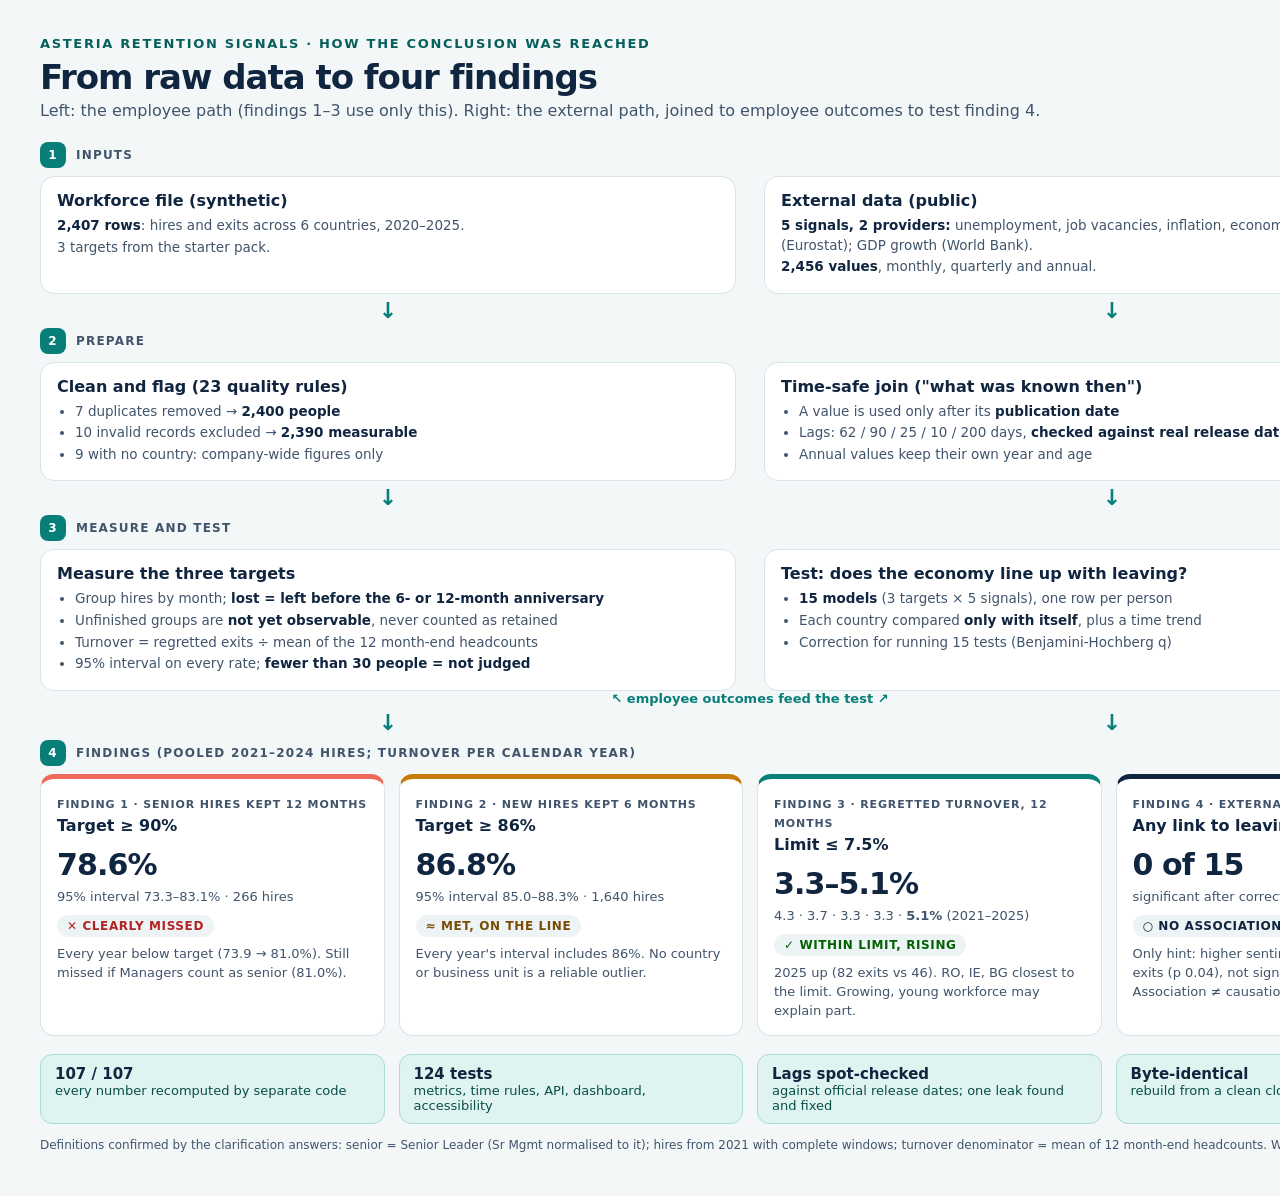
<file: presentation/conclusion_flow.html>
<!doctype html>
<html lang="en">
<head>
<meta charset="utf-8">
<title>From data to conclusion</title>
<style>
  :root { --ink:#10253f; --soft:#40546b; --paper:#f4f7f8; --line:#d9e3e8; --teal:#087e78; --teal-dark:#075f5c;
    --teal-pale:#dff3f0; --coral:#ef6a5b; --coral-pale:#fff0ed; --amber:#c47b08; --amber-pale:#fff5d9; --navy:#10253f; }
  * { box-sizing: border-box; }
  body { margin: 0; background: var(--paper); color: var(--ink);
    font-family: Inter, ui-sans-serif, system-ui, -apple-system, "Segoe UI", sans-serif; }
  #flow { width: 1500px; padding: 36px 40px 32px; background: var(--paper); }
  .eyebrow { margin: 0 0 6px; color: var(--teal-dark); font-size: 13px; font-weight: 820; letter-spacing: .13em; text-transform: uppercase; }
  h1 { margin: 0 0 4px; font-size: 34px; letter-spacing: -.03em; }
  .lede { margin: 0 0 22px; color: var(--soft); font-size: 16px; }
  .grid { display: grid; grid-template-columns: 1fr 1fr; column-gap: 28px; }
  .stage { display: flex; align-items: center; gap: 10px; margin: 0 0 8px; font-size: 12px; font-weight: 820;
    letter-spacing: .1em; text-transform: uppercase; color: var(--soft); grid-column: 1 / -1; }
  .stage .n { width: 26px; height: 26px; border-radius: 8px; display: grid; place-items: center; color: #fff;
    background: var(--teal); font-size: 12px; }
  .card { background: #fff; border: 1px solid var(--line); border-radius: 14px; padding: 14px 16px; }
  .card h3 { margin: 0 0 6px; font-size: 16px; }
  .card p, .card li { margin: 2px 0; font-size: 13.5px; color: var(--soft); line-height: 1.45; }
  .card ul { margin: 4px 0 0; padding-left: 18px; }
  .card strong { color: var(--ink); }
  .arrows { display: grid; grid-template-columns: 1fr 1fr; column-gap: 28px; margin: 6px 0; }
  .arrow { text-align: center; color: var(--teal); font-size: 22px; font-weight: 900; line-height: 1; }
  .merge { grid-column: 1 / -1; text-align: center; color: var(--teal); font-size: 13px; font-weight: 760; }
  .findings { display: grid; grid-template-columns: repeat(4, 1fr); gap: 14px; margin-top: 4px; }
  .finding { background: #fff; border: 1px solid var(--line); border-top: 5px solid var(--line); border-radius: 14px; padding: 14px 16px; }
  .finding.bad { border-top-color: var(--coral); }
  .finding.ok { border-top-color: var(--teal); }
  .finding.warn { border-top-color: var(--amber); }
  .finding.none { border-top-color: var(--navy); }
  .finding .tag { font-size: 11px; font-weight: 820; letter-spacing: .08em; text-transform: uppercase; color: var(--soft); }
  .finding h3 { margin: 4px 0 8px; font-size: 16px; }
  .finding .metric { color: var(--ink); font-size: 30px; font-weight: 780; letter-spacing: -.03em; margin: 0; }
  .finding .ci { font-size: 13px; color: var(--soft); margin: 2px 0 8px; }
  .verdict { display: inline-block; font-size: 12px; font-weight: 820; letter-spacing: .05em; text-transform: uppercase;
    padding: 4px 10px; border-radius: 999px; background: #eef3f5; }
  .bad .verdict { color: #b42323; } .ok .verdict { color: #006300; } .warn .verdict { color: #7a4d05; } .none .verdict { color: var(--navy); }
  .finding p { margin: 8px 0 0; font-size: 13px; color: var(--soft); line-height: 1.45; }
  .checks { margin-top: 18px; display: grid; grid-template-columns: repeat(4, 1fr); gap: 14px; }
  .check { background: var(--teal-pale); border: 1px solid #aadbd6; border-radius: 12px; padding: 10px 14px; font-size: 13px; color: #084f4c; }
  .check strong { display: block; font-size: 15px; color: var(--ink); }
  .foot { margin-top: 14px; font-size: 12px; color: var(--soft); }
</style>
</head>
<body>
<div id="flow">
  <p class="eyebrow">Asteria retention signals · how the conclusion was reached</p>
  <h1>From raw data to four findings</h1>
  <p class="lede">Left: the employee path (findings 1–3 use only this). Right: the external path, joined to employee outcomes to test finding 4.</p>

  <div class="grid">
    <div class="stage"><span class="n">1</span> Inputs</div>
    <div class="card">
      <h3>Workforce file (synthetic)</h3>
      <p><strong>2,407 rows</strong>: hires and exits across 6 countries, 2020–2025.</p>
      <p>3 targets from the starter pack.</p>
    </div>
    <div class="card">
      <h3>External data (public)</h3>
      <p><strong>5 signals, 2 providers:</strong> unemployment, job vacancies, inflation, economic sentiment (Eurostat); GDP growth (World Bank).</p>
      <p><strong>2,456 values</strong>, monthly, quarterly and annual.</p>
    </div>
  </div>
  <div class="arrows"><div class="arrow">↓</div><div class="arrow">↓</div></div>

  <div class="grid">
    <div class="stage"><span class="n">2</span> Prepare</div>
    <div class="card">
      <h3>Clean and flag (23 quality rules)</h3>
      <ul>
        <li>7 duplicates removed → <strong>2,400 people</strong></li>
        <li>10 invalid records excluded → <strong>2,390 measurable</strong></li>
        <li>9 with no country: company-wide figures only</li>
      </ul>
    </div>
    <div class="card">
      <h3>Time-safe join ("what was known then")</h3>
      <ul>
        <li>A value is used only after its <strong>publication date</strong></li>
        <li>Lags: 62 / 90 / 25 / 10 / 200 days, <strong>checked against real release dates</strong></li>
        <li>Annual values keep their own year and age</li>
      </ul>
    </div>
  </div>
  <div class="arrows"><div class="arrow">↓</div><div class="arrow">↓</div></div>

  <div class="grid">
    <div class="stage"><span class="n">3</span> Measure and test</div>
    <div class="card">
      <h3>Measure the three targets</h3>
      <ul>
        <li>Group hires by month; <strong>lost = left before the 6- or 12-month anniversary</strong></li>
        <li>Unfinished groups are <strong>not yet observable</strong>, never counted as retained</li>
        <li>Turnover = regretted exits ÷ mean of the 12 month-end headcounts</li>
        <li>95% interval on every rate; <strong>fewer than 30 people = not judged</strong></li>
      </ul>
    </div>
    <div class="card">
      <h3>Test: does the economy line up with leaving?</h3>
      <ul>
        <li><strong>15 models</strong> (3 targets × 5 signals), one row per person</li>
        <li>Each country compared <strong>only with itself</strong>, plus a time trend</li>
        <li>Correction for running 15 tests (Benjamini-Hochberg q)</li>
      </ul>
    </div>
    <div class="merge">↖ employee outcomes feed the test ↗</div>
  </div>
  <div class="arrows"><div class="arrow">↓</div><div class="arrow">↓</div></div>

  <div class="stage" style="display:flex"><span class="n">4</span> Findings (pooled 2021–2024 hires; turnover per calendar year)</div>
  <div class="findings">
    <div class="finding bad">
      <span class="tag">Finding 1 · senior hires kept 12 months</span>
      <h3>Target ≥ 90%</h3>
      <p class="metric">78.6%</p>
      <p class="ci">95% interval 73.3–83.1% · 266 hires</p>
      <span class="verdict">✕ Clearly missed</span>
      <p>Every year below target (73.9 → 81.0%). Still missed if Managers count as senior (81.0%).</p>
    </div>
    <div class="finding warn">
      <span class="tag">Finding 2 · new hires kept 6 months</span>
      <h3>Target ≥ 86%</h3>
      <p class="metric">86.8%</p>
      <p class="ci">95% interval 85.0–88.3% · 1,640 hires</p>
      <span class="verdict">≈ Met, on the line</span>
      <p>Every year's interval includes 86%. No country or business unit is a reliable outlier.</p>
    </div>
    <div class="finding ok">
      <span class="tag">Finding 3 · regretted turnover, 12 months</span>
      <h3>Limit ≤ 7.5%</h3>
      <p class="metric">3.3–5.1%</p>
      <p class="ci">4.3 · 3.7 · 3.3 · 3.3 · <strong>5.1%</strong> (2021–2025)</p>
      <span class="verdict">✓ Within limit, rising</span>
      <p>2025 up (82 exits vs 46). RO, IE, BG closest to the limit. Growing, young workforce may explain part.</p>
    </div>
    <div class="finding none">
      <span class="tag">Finding 4 · external signals</span>
      <h3>Any link to leaving?</h3>
      <p class="metric">0 of 15</p>
      <p class="ci">significant after correction · smallest q 0.53</p>
      <span class="verdict">○ No association</span>
      <p>Only hint: higher sentiment, fewer regretted exits (p 0.04), not significant after correction. Association ≠ causation.</p>
    </div>
  </div>

  <div class="checks">
    <div class="check"><strong>107 / 107</strong>every number recomputed by separate code</div>
    <div class="check"><strong>124 tests</strong>metrics, time rules, API, dashboard, accessibility</div>
    <div class="check"><strong>Lags spot-checked</strong>against official release dates; one leak found and fixed</div>
    <div class="check"><strong>Byte-identical</strong>rebuild from a clean clone</div>
  </div>
  <p class="foot">Definitions confirmed by the clarification answers: senior = Senior Leader (Sr Mgmt normalised to it); hires from 2021 with complete windows; turnover denominator = mean of 12 month-end headcounts. Workforce data is synthetic.</p>
</div>
</body>
</html>
</file>
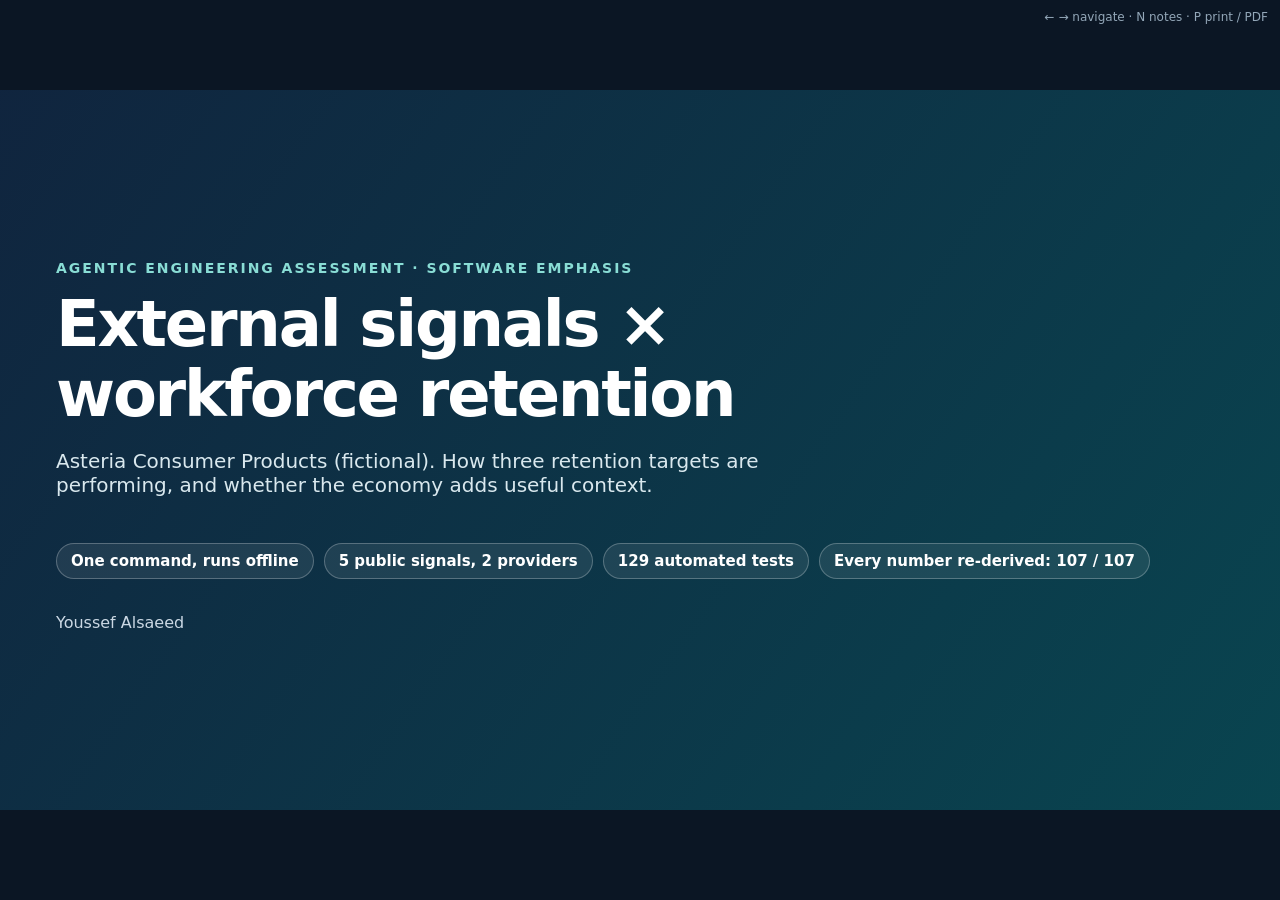
<file: presentation/deck.html>
<!doctype html>
<html lang="en">
<head>
<meta charset="utf-8">
<meta name="viewport" content="width=device-width, initial-scale=1">
<title>External signals × workforce retention: presentation</title>
<style>
  :root { --ink:#10253f; --soft:#40546b; --muted:#5b6d7c; --paper:#f4f7f8; --line:#d9e3e8; --teal:#087e78;
    --teal-dark:#075f5c; --teal-pale:#dff3f0; --coral:#ef6a5b; --coral-pale:#fff0ed; --amber:#c47b08;
    --amber-pale:#fff5d9; --navy:#10253f; }
  * { box-sizing: border-box; }
  html, body { margin: 0; height: 100%; background: #0b1624; }
  body { font-family: Inter, ui-sans-serif, system-ui, -apple-system, "Segoe UI", sans-serif; color: var(--ink); overflow: hidden; }
  #stage { position: absolute; top: 50%; left: 50%; width: 1280px; height: 720px; transform-origin: center; }
  .slide { position: absolute; inset: 0; display: none; flex-direction: column; background: var(--paper);
    background-image: radial-gradient(circle at 4% 0%, rgba(8,126,120,.10), transparent 22rem),
                      radial-gradient(circle at 96% 10%, rgba(239,106,91,.08), transparent 20rem);
    padding: 44px 56px 36px; overflow: hidden; }
  .slide.active { display: flex; }
  .top { display: flex; justify-content: space-between; align-items: center; margin-bottom: 18px; }
  .section { display: inline-flex; gap: 10px; align-items: center; font-size: 13px; font-weight: 820;
    letter-spacing: .12em; text-transform: uppercase; color: var(--teal-dark); }
  .section .n { width: 24px; height: 24px; display: grid; place-items: center; border-radius: 7px; color: #fff; background: var(--teal); font-size: 11px; }
  .time { font-size: 12px; color: var(--muted); font-weight: 700; }
  h1 { margin: 0; font-size: 44px; letter-spacing: -.035em; line-height: 1.08; }
  h2 { margin: 0 0 6px; font-size: 34px; letter-spacing: -.03em; line-height: 1.1; }
  .lede { margin: 0 0 18px; color: var(--soft); font-size: 18px; max-width: 70ch; }
  .grid { display: grid; gap: 16px; }
  .g2 { grid-template-columns: 1fr 1fr; } .g3 { grid-template-columns: repeat(3, 1fr); } .g4 { grid-template-columns: repeat(4, 1fr); }
  .card { background: #fff; border: 1px solid var(--line); border-radius: 14px; padding: 16px 18px; }
  .card h3 { margin: 0 0 6px; font-size: 18px; }
  .card p, .card li { margin: 3px 0; font-size: 15px; color: var(--soft); line-height: 1.45; }
  .card ul { margin: 4px 0 0; padding-left: 18px; }
  .card strong, td strong { color: var(--ink); }
  .card.teal { border-left: 5px solid var(--teal); } .card.coral { border-left: 5px solid var(--coral); }
  .card.amber { border-left: 5px solid var(--amber); } .card.navy { border-left: 5px solid var(--navy); }
  table { width: 100%; border-collapse: collapse; font-size: 14.5px; background: #fff; border: 1px solid var(--line); border-radius: 12px; overflow: hidden; }
  th, td { padding: 8px 12px; border-bottom: 1px solid var(--line); text-align: left; vertical-align: top; }
  th { background: #f5f8fa; font-size: 11.5px; letter-spacing: .05em; text-transform: uppercase; color: var(--ink); }
  td { color: var(--soft); } td.num, th.num { text-align: right; font-variant-numeric: tabular-nums; }
  tr:last-child td { border-bottom: 0; }
  .card .big, .big { font-size: 40px; font-weight: 780; letter-spacing: -.03em; color: var(--ink); margin: 2px 0; }
  .card .sub, .sub { font-size: 13.5px; color: var(--muted); margin: 0 0 8px; }
  .badge { display: inline-block; font-size: 12px; font-weight: 820; letter-spacing: .05em; text-transform: uppercase;
    padding: 4px 10px; border-radius: 999px; background: #eef3f5; }
  .bad { color: #b42323; } .ok { color: #006300; } .warn { color: #7a4d05; } .none { color: var(--navy); }
  .callout { border-radius: 12px; padding: 12px 16px; background: var(--teal-pale); border: 1px solid #aadbd6; color: #084f4c; font-size: 15px; }
  .callout.coral { background: var(--coral-pale); border-color: #f2beb6; color: #7c2e24; }
  .callout.amber { background: var(--amber-pale); border-color: #ecd59c; color: #65440a; }
  .pipeline { display: grid; grid-template-columns: repeat(5, 1fr); gap: 12px; }
  .step { background: var(--navy); color: #fff; border-radius: 14px; padding: 14px; position: relative; min-height: 210px; }
  .step:not(:last-child)::after { content: "→"; position: absolute; right: -12px; top: 44%; color: var(--teal);
    background: var(--paper); font-weight: 900; width: 16px; text-align: center; }
  .step strong { display: block; color: #84ded6; font-size: 16px; margin-bottom: 4px; }
  .step code { display: block; color: #cbd8e4; font-size: 11.5px; margin-bottom: 8px; font-family: ui-monospace, Consolas, monospace; }
  .step span { color: #d7e3ea; font-size: 13.5px; line-height: 1.45; display: block; }
  img.shot { width: 100%; border-radius: 12px; border: 1px solid var(--line); box-shadow: 0 8px 24px rgba(16,37,63,.10); display: block; }
  .fill { flex: 1; min-height: 0; }
  .title-slide { background: linear-gradient(125deg, rgba(16,37,63,.98), rgba(9,71,82,.95)); color: #fff; justify-content: center; }
  .title-slide .eyebrow { color: #89ddd5; font-size: 14px; font-weight: 820; letter-spacing: .14em; text-transform: uppercase; margin: 0 0 14px; }
  .title-slide h1 { font-size: 64px; }
  .title-slide p { color: #d9e8ee; font-size: 20px; max-width: 60ch; }
  .pills { display: flex; gap: 10px; flex-wrap: wrap; margin-top: 26px; }
  .pill { border: 1px solid rgba(255,255,255,.25); background: rgba(255,255,255,.08); border-radius: 999px; padding: 8px 14px; font-weight: 700; font-size: 15px; }
  .footer { margin-top: auto; padding-top: 10px; display: flex; justify-content: space-between; font-size: 11.5px; color: var(--muted); }
  .plain { margin-top: auto; padding: 10px 16px; border-radius: 12px; background: #fff; border: 1px dashed #9fb3c0;
    font-size: 15px; color: var(--ink); }
  .plain b { color: var(--teal-dark); letter-spacing: .04em; text-transform: uppercase; font-size: 12px; margin-right: 8px; }
  .explain { display: grid; grid-template-columns: 170px 1fr; gap: 0; background: #fff; border: 1px solid var(--line);
    border-radius: 12px; overflow: hidden; }
  .explain div { padding: 9px 14px; border-bottom: 1px solid var(--line); font-size: 14.5px; color: var(--soft); line-height: 1.4; }
  .explain div:nth-child(odd) { font-weight: 780; color: var(--ink); background: #f5f8fa; }
  .explain div:nth-last-child(-n+2) { border-bottom: 0; }
  .qbox { background: var(--navy); color: #fff; border-radius: 14px; padding: 16px 20px; font-size: 20px; line-height: 1.4; }
  .qbox small { display: block; color: #89ddd5; font-size: 12px; font-weight: 820; letter-spacing: .12em; text-transform: uppercase; margin-bottom: 6px; }
  .steps { display: grid; grid-template-columns: repeat(5, 1fr); gap: 8px; }
  .stepc { min-width: 0; }
  .stepc { background: #fff; border: 1px solid var(--line); border-top: 4px solid var(--teal); border-radius: 12px; padding: 10px 12px; }
  .stepc .k { display: block; white-space: nowrap; font-size: 10.5px; font-weight: 820; letter-spacing: .08em; text-transform: uppercase; color: var(--teal-dark); }
  .stepc .v { white-space: nowrap; font-size: 23px; font-weight: 780; letter-spacing: -.02em; color: var(--ink); margin: 2px 0; }
  .stepc p { margin: 0; font-size: 13px; color: var(--soft); line-height: 1.4; }
  .stepc.q { border-top-color: var(--navy); background: #f5f8fa; }
  .flow { font-size: 14px; color: var(--ink); background: #fff; border: 1px dashed #9fb3c0; border-radius: 12px; padding: 9px 14px; }
  .narrowed { font-size: 19px; margin-top: 18px; }
  .narrowed td { padding-top: 22px; padding-bottom: 22px; line-height: 1.45; }
  .narrowed td:nth-child(1) { width: 25%; }
  .narrowed td:nth-child(2) { white-space: nowrap; width: 9%; font-weight: 750; }
  .notes { display: none; }
  #notes { position: fixed; left: 0; right: 0; bottom: 0; max-height: 34vh; overflow: auto; background: #fff; color: var(--ink);
    padding: 14px 22px; font-size: 16px; line-height: 1.5; border-top: 4px solid var(--teal); display: none; }
  #notes.show { display: block; }
  #hint { position: fixed; right: 12px; top: 10px; color: #93a7b8; font-size: 12px; }
  @media print {
    html, body { background: #fff; overflow: visible; height: auto; }
    #stage { position: static; transform: none !important; width: 1280px; height: auto; }
    .slide { display: flex !important; position: relative; width: 1280px; height: 720px; page-break-after: always; break-after: page; }
    #notes, #hint { display: none !important; }
    /* Flat colours for print: gradients and soft shadows make PDF viewers lag when scrolling. */
    .slide { background-image: none; }
    .title-slide { background: #0e3b4f; }
    .pill { background: #26505f; border-color: #4f7482; }
    img.shot { box-shadow: none; }
    @page { size: 1280px 720px; margin: 0; }
  }
</style>
</head>
<body>
<div id="stage">

<!-- 1 ---------------------------------------------------------------- -->
<section class="slide title-slide">
  <p class="eyebrow">Agentic engineering assessment · software emphasis</p>
  <h1>External signals ×<br>workforce retention</h1>
  <p>Asteria Consumer Products (fictional). How three retention targets are performing, and whether the economy adds useful context.</p>
  <div class="pills">
    <span class="pill">One command, runs offline</span><span class="pill">5 public signals, 2 providers</span>
    <span class="pill">129 automated tests</span><span class="pill">Every number re-derived: 107 / 107</span>
  </div>
  <p style="margin-top:34px;font-size:16px;color:#cbd8e4">Youssef Alsaeed</p>
  <div class="notes">Opening (15s). One sentence on what this is: a small, defensible data product, not just a dashboard. Then go straight into how I narrowed the question.</div>
</section>

<!-- 2 ---------------------------------------------------------------- -->
<section class="slide">
  <div class="top"><span class="section"><span class="n">1</span>Problem refinement and scope</span><span class="time">3 min</span></div>
  <h2>The question, narrowed</h2>
  <p class="lede">Decision supported: <strong>which retention target needs leadership attention, and does the economy explain it?</strong></p>
  <table class="narrowed">
    <tr><th>Target</th><th class="num">Goal</th><th>How I defined it</th></tr>
    <tr><td><strong>New hires kept 6 months</strong></td><td class="num">≥ 86%</td><td>Hires grouped by month from Jan 2021; "lost" = left before the 6-month anniversary. Only counted once hire + 6 months ≤ 31 Dec 2025; otherwise <em>not yet observable</em>, never "retained"</td></tr>
    <tr><td><strong>Senior hires kept 12 months</strong></td><td class="num">≥ 90%</td><td>Same rule over 12 months, Senior Leader only ("Sr Mgmt" normalised to it; Managers only as a sensitivity check)</td></tr>
    <tr><td><strong>Regretted turnover, trailing 12 months</strong></td><td class="num">≤ 7.5%</td><td>Regretted exits ÷ mean of the 12 month-end active headcounts</td></tr>
  </table>
  <div class="notes">(75s) The brief grades narrowing. Each target hides a definition choice: who is in the group, when the result can be judged, and what the denominator is. Unfinished groups are shown as not yet observable, never counted as retained. If asked: the three definitions were confirmed in the clarification round, and the senior finding holds with or without Managers.</div>
</section>

<!-- 3 ---------------------------------------------------------------- -->
<section class="slide">
  <div class="top"><span class="section"><span class="n">1</span>Problem refinement and scope</span><span class="time">3 min</span></div>
  <h2>The data is deliberately imperfect: nothing is dropped silently</h2>
  <p class="lede">23 quality rules, each with a severity that decides the row's fate. Counts reconciled with an independent profiling script.</p>
  <div class="grid g2">
    <table>
      <tr><th>Issue found</th><th class="num">Rows</th><th>What happened</th></tr>
      <tr><td>Exact duplicates</td><td class="num">7</td><td>Removed</td></tr>
      <tr><td>Country "EL" / "ROM"</td><td class="num">8</td><td>Mapped to GR / RO (EL is Eurostat's own code)</td></tr>
      <tr><td>Blank country</td><td class="num">9</td><td>Company-wide figures only</td></tr>
      <tr><td>"Sr Mgmt" level</td><td class="num">10</td><td>Normalised to Senior Leader (confirmed)</td></tr>
      <tr><td>No hire date / left before hired</td><td class="num">5 + 5</td><td>Excluded from all measures</td></tr>
      <tr><td>Exit with no exit type</td><td class="num">13</td><td>Counted as an exit, never as regretted</td></tr>
      <tr><td>"End of Contract" on a Permanent</td><td class="num">90</td><td>Kept, flagged</td></tr>
      <tr><td>Voluntary exit, regretted unknown</td><td class="num">2</td><td>Not regretted</td></tr>
    </table>
    <div style="display:flex;flex-direction:column;gap:14px">
      <div class="card navy"><p class="big">2,407 → 2,400 → 2,390</p><p>rows read → people → measurable. 2,381 have a known country.</p></div>
      <div class="card amber"><h3>The trap: recent hires</h3><p>Someone hired in October 2025 hasn't had 6 months yet. Counting them as "stayed" would inflate retention, so their group is <strong>not yet observable</strong>. That's why every hire-based headline covers <strong>2021–2024</strong>.</p></div>
      <div class="card"><h3>Also found</h3><p>Nobody was hired before 2020, so headcount grows from 0 to ~1,600, which matters for reading turnover trends.</p></div>
    </div>
  </div>
  <p class="plain"><b>In plain words</b>We never quietly delete a messy row: each problem has a rule, and every rule's count is published.</p>
  <div class="notes">(90s) Emphasise "profile before trusting": my agent's first defect list came from reading the generator code; profiling corrected three overstatements and found the 90 End-of-Contract rows it missed. Censoring is the main analytical trap in this brief.</div>
</section>

<!-- 4 ---------------------------------------------------------------- -->
<section class="slide">
  <div class="top"><span class="section"><span class="n">2</span>Architecture, lineage, reliability</span><span class="time">5 min</span></div>
  <h2>One vertical slice, one command: <code style="font-size:26px">uv run asteria run</code></h2>
  <p class="lede">Each stage is a separate module with its own tests; the core runs offline from committed snapshots in about 20 seconds.</p>
  <div class="pipeline">
    <div class="step"><strong>Research</strong><code>docs/source_register.md</code><span>5 signals, 4 lenses, 2 providers (Eurostat, World Bank), CC BY 4.0. Every dataset code checked on the live API.</span></div>
    <div class="step"><strong>Ingest</strong><code>sources/ · ingest/</code><span>One adapter per provider behind one interface. Timeouts, retries, contract checks. Byte-exact snapshots and offline replay.</span></div>
    <div class="step"><strong>Curate</strong><code>curate/sql/*.sql</code><span>Plain SQL in DuckDB. Canonical countries and periods, 23 quality rules, a quality gate that fails the run.</span></div>
    <div class="step"><strong>Analyse</strong><code>analytics/</code><span>Target measures with 95% intervals, time-safe signal join (<code style="display:inline;color:#cbd8e4">ASOF JOIN</code>), 15 logistic models.</span></div>
    <div class="step"><strong>Explain</strong><code>api/ · dashboard/</code><span>FastAPI read-only service and an accessible HTML/SVG dashboard. No build step, no CDN.</span></div>
  </div>
  <div class="grid g3" style="margin-top:16px">
    <div class="card teal"><h3>Adapters</h3><p>Adding a provider = one class with <code>build_request</code> and <code>parse</code>, plus config. No pipeline changes.</p></div>
    <div class="card teal"><h3>Domain boundaries</h3><p>Objective rules and targets in <code>domain/</code> with no I/O; targets read from the starter file, never restated.</p></div>
    <div class="card teal"><h3>Configuration</h3><p>Indicators, lags, aliases, definitions in <code>config/*.yaml</code>, validated at start-up with clear errors.</p></div>
  </div>
  <div class="notes">(75s) Walk left to right. For software emphasis stress the adapter interface, the domain layer without I/O, and config-driven behaviour. If asked, open src/asteria/sources/base.py to show the Protocol.</div>
</section>

<!-- 5 ---------------------------------------------------------------- -->
<section class="slide">
  <div class="top"><span class="section"><span class="n">2</span>Architecture, lineage, reliability</span><span class="time">5 min</span></div>
  <h2>Lineage: every value can be traced back to its source bytes</h2>
  <table style="margin-top:6px">
    <tr><th>Layer</th><th>Where</th><th>What it holds</th><th>Proof it's faithful</th></tr>
    <tr><td><strong>Raw</strong></td><td>data/raw-or-fixtures/</td><td>Starter CSVs + API payloads, exactly as received</td><td>SHA-256 per file, checked by tests; <code>.gitattributes</code> stops line-ending edits</td></tr>
    <tr><td><strong>Source-shaped</strong></td><td>DuckDB stg_*</td><td>Provider codes and period strings, untyped</td><td>Parsed only after a contract check (schema drift is an error)</td></tr>
    <tr><td><strong>Canonical</strong></td><td>employees, external_observations</td><td>ISO countries, real period dates, quality flags</td><td>Lineage columns: source, dataset, period, loaded_at, snapshot sha</td></tr>
    <tr><td><strong>Analytical product</strong></td><td>mart_*</td><td>Rates + intervals per country × unit × period; signals as known at the time; model results</td><td>Recomputed by separate code: <strong>107 / 107 match</strong></td></tr>
  </table>
  <div class="grid g3" style="margin-top:16px">
    <div class="card"><h3>Deterministic</h3><p>Reruns are <strong>byte-identical</strong>, including from a clean clone.</p></div>
    <div class="card"><h3>Idempotent</h3><p>A second live ingest reports every source <strong>unchanged</strong>; nothing is rewritten.</p></div>
    <div class="card"><h3>Schema drift caught</h3><p>Eurostat renamed <code>nace_r2</code> to <code>nace_r2_1</code>: the adapter treats a missing dimension as a contract error.</p></div>
  </div>
  <p class="plain"><b>In plain words</b>For any number on the dashboard we can point to the exact downloaded file, and the exact rows, it came from.</p>
  <div class="notes">(60s) Lineage is a graded dimension. Show one row of external_observations with its snapshot_sha256 if there's time. The byte-identical clean-clone rebuild is strong reproducibility evidence.</div>
</section>

<!-- 6 ---------------------------------------------------------------- -->
<section class="slide">
  <div class="top"><span class="section"><span class="n">2</span>Architecture, lineage, reliability</span><span class="time">5 min</span></div>
  <h2>No future information: a value is used only after it was published</h2>
  <div class="grid g2" style="margin-top:6px">
    <div style="display:flex;flex-direction:column;gap:12px">
      <table>
        <tr><th>Signal</th><th class="num">Lag</th><th>Real releases (spot check)</th></tr>
        <tr><td>Unemployment</td><td class="num">62 d</td><td>30–33 days after month end</td></tr>
        <tr><td>Job vacancies</td><td class="num">90 d</td><td>75–79 days after quarter end</td></tr>
        <tr><td>Inflation</td><td class="num">25 d</td><td>17–24 days (January latest)</td></tr>
        <tr><td>Economic sentiment</td><td class="num">10 d</td><td>Before month end, <strong>except December: 5–8 Jan</strong></td></tr>
        <tr><td>GDP growth</td><td class="num">200 d</td><td>Enters World Bank data on 1 July</td></tr>
      </table>
      <div class="callout coral"><strong>Leak found and fixed:</strong> sentiment originally had a 0-day lag, so December values were used from 1 January, 5–8 days before publication (4,861 person-months). Fixed to 10 days; the conclusion didn't change.</div>
    </div>
    <div style="display:flex;flex-direction:column;gap:12px">
      <div class="card"><h3>What Greece "knew" on 1 June 2023</h3>
        <table style="border:0"><tr><th>Signal</th><th>Value</th><th>Describes</th><th class="num">Age</th></tr>
          <tr><td>Sentiment</td><td>108.0</td><td>Apr 2023</td><td class="num">32 d</td></tr>
          <tr><td>Unemployment</td><td>11.4%</td><td>Mar 2023</td><td class="num">62 d</td></tr>
          <tr><td>Vacancies</td><td>0.9%</td><td>Q4 2022</td><td class="num">152 d</td></tr>
          <tr><td>GDP growth</td><td>8.7%</td><td><strong>year 2021</strong></td><td class="num">517 d</td></tr></table>
        <p style="margin-top:8px">Frequency integrity: an annual figure stays <strong>labelled as its own year and age</strong>, never shown as a monthly measurement.</p></div>
      <div class="callout amber">Why it matters: the naive "same month" join produced the <strong>strongest-looking result (p = 0.010)</strong>. Leakage makes weak patterns look real.</div>
    </div>
  </div>
  <p class="plain"><b>In plain words</b>The analysis may only use economic news that had actually been published by that date, like reading yesterday's paper, never tomorrow's.</p>
  <div class="notes">(75s) This is the brief's non-negotiable. Tell the leak story honestly: the lags were first estimated from one snapshot; when challenged, I spot-checked against official release dates and found December sentiment was used before publication. Fixed, re-run, conclusion unchanged, logged in AI_USAGE.</div>
</section>

<!-- 7 ---------------------------------------------------------------- -->
<section class="slide">
  <div class="top"><span class="section"><span class="n">2</span>Architecture, lineage, reliability</span><span class="time">5 min</span></div>
  <h2>Reliability and engineering</h2>
  <div class="grid g2" style="margin-top:8px">
    <div class="card teal"><h3>Failure handling</h3><ul>
      <li>Transient errors (timeouts, 429, 5xx) retried with backoff; 4xx fail fast with the provider's message</li>
      <li>One failing source never stops or corrupts the others; its last good snapshot is kept</li>
      <li>A payload that breaks the contract never replaces good evidence</li>
      <li>API error contract: 404 / 422 (lists allowed values) / 503 "run <code>asteria run</code>" / 500 with request id, no internals</li></ul></div>
    <div class="card teal"><h3>Observability</h3><ul>
      <li>Readable logs in a terminal, JSON when piped or scheduled</li>
      <li>Run manifest per ingest: attempts, checksums, coverage, warnings</li>
      <li>Quality report with every rule and its row count</li>
      <li>Dashboard "Trust" view: freshness, gaps, provider flags</li></ul></div>
  </div>
  <table style="margin-top:14px">
    <tr><th>Test layer</th><th>What it proves</th></tr>
    <tr><td><strong>Unit + contract</strong></td><td>Parsers, JSON-stat decoding, retries, raw store, config validation</td></tr>
    <tr><td><strong>SQL / metrics</strong></td><td>Hand-computed cases: anniversary boundary, pending, headcount, Wilson interval, no-leak and period rules</td></tr>
    <tr><td><strong>Statistics</strong></td><td>Known-answer tests: finds a planted effect; not fooled by country confounding</td></tr>
    <tr><td><strong>API + UI</strong></td><td>Every endpoint and error; Playwright browser tests incl. empty/error states; <strong>axe accessibility audit</strong> in both themes</td></tr>
  </table>
  <p class="sub" style="margin-top:10px">129 tests on Python 3.13 and 3.11 · strict mypy · ruff · tests validated by injecting bugs on purpose (each was caught)</p>
  <div class="notes">(45s) Don't read the list. Pick two: the known-answer statistics tests and the axe audit that caught real contrast failures. Mention the mutation checks: I broke code on purpose to prove the tests catch it.</div>
</section>

<!-- 9 ---------------------------------------------------------------- -->
<section class="slide">
  <div class="top"><span class="section"><span class="n">3</span>Dashboard and key findings</span><span class="time">4 min</span></div>
  <h2>The dashboard: findings first, then prove them</h2>
  <div class="grid" style="grid-template-columns: 1.6fr 1fr; align-items:start">
    <img class="shot" src="assets/findings.png" alt="Key findings panel of the dashboard">
    <div style="display:flex;flex-direction:column;gap:10px">
      <div class="card teal"><h3>Explore</h3><p>Objective, country, business unit, period, signal. Kept in the URL.</p></div>
      <div class="card teal"><h3>Understand</h3><p>Trend with 95% band and target line, next to the signal as known each month.</p></div>
      <div class="card teal"><h3>Challenge</h3><p>Country-quarter scatter sized by sample; naive vs within-country tests.</p></div>
      <div class="card teal"><h3>Trust</h3><p>Freshness, coverage, exclusions, sources, method.</p></div>
    </div>
  </div>
  <p class="sub" style="margin-top:10px">Accessible by design: keyboard-readable charts, a table for every chart, status as icon + text, validated colour-blind palette, graceful empty / pending / "too few people" / API-down states.</p>
  <div class="notes">(40s) Live demo if possible: "uv run asteria serve", then use the Show me buttons for findings 1 to 4. Mention "Too few people": groups under 30 are never judged; senior hires per country are only 5 to 19 a year.</div>
</section>

<!-- 10a: reading the numbers ---------------------------------------- -->
<section class="slide">
  <div class="top"><span class="section"><span class="n">3</span>Dashboard and key findings</span><span class="time">4 min</span></div>
  <h2>Reading the numbers, in plain words</h2>
  <p class="lede">Every figure on the next slides is one of these. Example used throughout: senior hires in 2024.</p>
  <div class="explain">
    <div>Rate</div><div>Of the <strong>63</strong> senior people hired in 2024, <strong>51</strong> were still here 12 months later: 51 ÷ 63 = <strong>81.0%</strong>.</div>
    <div>Pooled</div><div>Add the complete years together (people, not percentages): 209 stayed of 266 hired in 2021–2024 = <strong>78.6%</strong>.</div>
    <div>95% interval</div><div>How sure we are. With only 63 people the true rate could plausibly be anywhere from <strong>69.6% to 88.8%</strong>; more people give a narrower range.</div>
    <div>"Clearly" vs "on the line"</div><div><strong>Clearly</strong>: the whole range is on one side of the target. <strong>On the line</strong>: the range includes the target, so chance alone could flip the verdict.</div>
    <div>Not yet observable</div><div>Too early to judge: hired less than 6 or 12 months before the data ends. Never counted as "stayed".</div>
    <div>Too few people</div><div>Fewer than 30 people in a group: shown, but not judged. One person leaving would move the rate by more than 3 points.</div>
    <div>Turnover</div><div>Regretted exits in a year ÷ the mean of that year's 12 month-end headcounts: 82 ÷ 1,609.7 = <strong>5.1%</strong> in 2025.</div>
  </div>
  <div class="notes">(30s, optional) Use this slide only if the audience needs it; otherwise refer back to it during Q&A. The one idea to land: "clearly" means even the optimistic end of the range misses the target.</div>
</section>

<!-- 10 --------------------------------------------------------------- -->
<section class="slide">
  <div class="top"><span class="section"><span class="n">3</span>Dashboard and key findings</span><span class="time">4 min</span></div>
  <h2>Findings 1–3: how the targets are doing</h2>
  <div class="grid g3" style="margin-top:6px">
    <div class="card coral"><p class="sub">Finding 1 · senior hires kept 12 months · target ≥ 90%</p><p class="big">78.6%</p>
      <p class="sub">95% interval 73.3–83.1% · 209 of 266 hires, 2021–2024</p><span class="badge bad">✕ Clearly missed</span>
      <ul><li>Below target <strong>every year</strong>: 73.9, 78.9, 80.6, 81.0%</li><li>Counting Managers as senior: 81.0%, still clearly missed</li><li>Largest and most robust gap</li></ul></div>
    <div class="card amber"><p class="sub">Finding 2 · new hires kept 6 months · target ≥ 86%</p><p class="big">86.8%</p>
      <p class="sub">95% interval 85.0–88.3% · 1,423 of 1,640 hires</p><span class="badge warn">≈ Met, on the line</span>
      <ul><li>Every year's interval includes 86%</li><li>Countries 84.7–89.2%, units 85.1–88.8%: no reliable outlier</li><li>Read "met" as "on the line"</li></ul></div>
    <div class="card teal"><p class="sub">Finding 3 · regretted turnover · limit ≤ 7.5%</p><p class="big">3.3–5.1%</p>
      <p class="sub">4.3 · 3.7 · 3.3 · 3.3 · <strong>5.1%</strong> (2021–2025)</p><span class="badge ok">✓ Within limit, rising</span>
      <ul><li>2025: 82 regretted exits vs 46 in 2024</li><li>Romania 6.7%, Ireland 6.2%, Bulgaria 6.1%: closest to the limit</li><li>Caveat: young, growing workforce may explain part</li></ul></div>
  </div>
  <div class="callout" style="margin-top:16px">How to read the verdicts: <strong>"clearly"</strong> means the whole 95% interval is on one side of the target (for senior hires even the top of the interval, 83.1%, is below 90%). <strong>"On the line"</strong> means the interval includes the target, so chance alone could flip it.</div>
  <div class="notes">(90s) The verdict words come from the 95% interval: "clearly" means the whole interval is on one side of the target. For senior, even the top of the interval (83.1%) is below 90%.</div>
</section>

<!-- 11a: the economic question --------------------------------------- -->
<section class="slide">
  <div class="top"><span class="section"><span class="n">3</span>Dashboard and key findings</span><span class="time">4 min</span></div>
  <h2>The economic question, in plain words</h2>
  <div class="grid g2" style="margin-top:4px">
    <div style="display:flex;flex-direction:column;gap:12px">
      <div class="card teal"><h3>3 objectives = 3 different kinds of leaving</h3><p>New hires leaving early, senior hires leaving early, and regretted voluntary exits. We test each separately, because the economy can push them in different directions.</p></div>
      <div class="card teal"><h3>5 signals × 3 objectives = 15 questions</h3><p>Unemployment, job vacancies, inflation, economic sentiment and GDP growth, each tested against each objective.</p></div>
      <div class="qbox"><small>One of the 15 questions</small>"When unemployment is higher than usual in a country, are employees there more likely to have a regretted exit?"</div>
    </div>
    <div style="display:flex;flex-direction:column;gap:12px">
      <div class="card coral"><h3>Why we need leavers and stayers</h3><p>Looking only at the people who left tells us what the economy looked like <em>when they left</em>, but not whether it made leaving <strong>more likely</strong>. For that we compare everyone at risk at the same moment: 65,184 person-months for turnover.</p></div>
      <div class="card"><h3>Three terms you'll hear</h3><ul>
        <li><strong>Odds ratio (OR):</strong> 1.00 = no link; 0.82 = 18% lower odds of leaving per typical rise in the signal</li>
        <li><strong>p:</strong> "could this one result be luck?" (small = unlikely luck)</li>
        <li><strong>q:</strong> the same, after allowing for asking 15 questions. We need q below 0.05</li></ul></div>
      <p class="sub" style="margin:0">Testing <em>any</em> exit is possible as an extra exploratory check, but it answers a broader question than the three objectives, so it isn't part of the findings.</p>
    </div>
  </div>
  <p class="plain" style="margin-top:14px"><b>The key idea</b>We ask whether changes in external conditions go together with changes in the likelihood of a specific type of leaving, comparing each country only with itself.</p>
  <div class="notes">(45s) This is the bridge into finding 4. Read the example question aloud, then the key idea at the bottom. If challenged on "why not all leavers": it mixes kinds of leaving that react to the economy in opposite directions (fewer quits but more layoffs when unemployment is high), and it's not what the brief asks.</div>
</section>

<!-- 11b: person-months ------------------------------------------------- -->
<section class="slide">
  <div class="top"><span class="section"><span class="n">3</span>Dashboard and key findings</span><span class="time">4 min</span></div>
  <h2>How each question becomes rows: person-months</h2>
  <p class="lede">For turnover, one row = <strong>one employee in one month they were employed</strong>. Example: hired 2 May 2023, left 2 October 2023 (not regretted).</p>
  <div class="grid" style="grid-template-columns: 1.15fr 1fr; gap: 18px">
    <div style="display:flex;flex-direction:column;gap:10px">
      <table>
        <tr><th>Month</th><th>Employed on the 1st?</th><th class="num">Regretted exit?</th><th class="num">Sentiment known then</th></tr>
        <tr><td>May 2023</td><td>no (hired on the 2nd): <strong>no row</strong></td><td class="num">–</td><td class="num">–</td></tr>
        <tr><td>June 2023</td><td>yes</td><td class="num">0</td><td class="num">108.0</td></tr>
        <tr><td>July 2023</td><td>yes</td><td class="num">0</td><td class="num">107.1</td></tr>
        <tr><td>August 2023</td><td>yes</td><td class="num">0</td><td class="num">109.0</td></tr>
        <tr><td>September 2023</td><td>yes</td><td class="num">0</td><td class="num">110.1</td></tr>
        <tr><td>October 2023</td><td>yes (left on the 2nd)</td><td class="num">0 (not regretted)</td><td class="num">110.7</td></tr>
      </table>
      <div class="card navy"><p class="big" style="font-size:30px">65,184 person-months · 217 regretted exits</p>
        <p>Average chance of a regretted exit in any month: 217 ÷ 65,184 = <strong>0.33%</strong>.</p></div>
    </div>
    <div style="display:flex;flex-direction:column;gap:10px">
      <div class="card teal"><h3>Why rows per month</h3><ul>
        <li><strong>The economy changes monthly</strong>, so each month's outcome is paired with that month's signal, as known at the time</li>
        <li><strong>Leavers vs stayers:</strong> each month compares who left with everyone who could have left but stayed</li>
        <li><strong>Time at risk counts:</strong> 40 months employed = 40 chances to leave; a new starter had 2</li></ul></div>
      <div class="card"><h3>The hire targets are simpler</h3><p>Everyone is followed over the same 6- or 12-month window, so it's <strong>one row per hire</strong> (1,808 new hires, 266 senior hires), matched to the economy in the hire month.</p></div>
    </div>
  </div>
  <p class="plain" style="margin-top:12px"><b>In plain words</b>In months when the economy looked like this, how often did people have a regretted exit, compared with everyone who could have left but stayed?</p>
  <div class="notes">(30s, optional) Show this if asked "what exactly did the model see?". One employee becomes one row per month employed; the month's outcome is paired with the economy as published by the 1st. The table is mart_person_months, built in src/asteria/analytics/sql/retention.sql (step 3).</div>
</section>

<!-- 11c: inside the model ---------------------------------------------- -->
<section class="slide">
  <div class="top"><span class="section"><span class="n">3</span>Dashboard and key findings</span><span class="time">4 min</span></div>
  <h2>Inside the model: from rows to q</h2>
  <p class="lede">Worked on the strongest result: economic sentiment × regretted turnover.</p>
  <div class="grid" style="grid-template-columns: 1fr 1.35fr; gap: 16px; align-items: start">
    <div class="card"><h3>1 · What goes in: one row per employee-month</h3>
      <table style="border:0;margin-top:4px">
        <tr><th>Input</th><th>Example</th></tr>
        <tr><td>Left (regretted) this month?</td><td><strong>0</strong> or 1</td></tr>
        <tr><td>Signal known then, in steps</td><td>108.0 ÷ 5.78 = <strong>18.68</strong></td></tr>
        <tr><td>Months into the study</td><td><strong>29</strong> (June 2023)</td></tr>
        <tr><td>Country</td><td><strong>Greece</strong></td></tr>
        <tr><td>Constant</td><td><strong>1</strong></td></tr>
      </table>
      <p style="margin-top:8px"><strong>65,184</strong> rows. Trend and country are <strong>controls</strong>, so time drift and country differences aren't credited to sentiment.</p></div>
    <div style="display:flex;flex-direction:column;gap:10px">
      <div class="steps">
        <div class="stepc"><span class="k">2 · Coefficient</span><p class="v">b = −0.20</p><p>The model's key output. Negative: higher sentiment, lower odds of a regretted exit</p></div>
        <div class="stepc"><span class="k">3 · Odds ratio</span><p class="v">0.82</p><p>e<sup>b</sup>. One step up (5.78 points) = 18% lower <em>odds</em>, not 18% lower probability</p></div>
        <div class="stepc"><span class="k">4 · 95% range</span><p class="v">0.68–0.99</p><p>Plausible values given the uncertainty</p></div>
        <div class="stepc"><span class="k">5 · p-value</span><p class="v">0.035</p><p>z = b ÷ std. error = −2.11. "If there were no link, how unusual is a result this strong?"</p></div>
        <div class="stepc q"><span class="k">6 · q-value</span><p class="v">0.53</p><p>Computed <strong>after</strong> all 15 models: adjusts p for testing 15 relationships</p></div>
      </div>
      <div class="callout amber">q = 0.53 is far above 0.05, so this is <strong>not</strong> counted as a link. The regression produces b, the odds ratio, the range and p; q comes from comparing all 15 results (Benjamini-Hochberg).</div>
    </div>
  </div>
  <p class="flow" style="margin-top:12px"><strong>The flow:</strong> employee-month rows → regression → coefficient b → odds ratio + 95% range + p → adjust all 15 p-values → q. &nbsp;·&nbsp; <strong>Simpler:</strong> the model estimates the relationship; p says how surprising it is; q corrects for having asked 15 questions.</p>
  <div class="notes">(45s, optional) 1. For every employee and month we create one row: did they leave (0/1), the signal at that time (18.68 steps), how far into the study (29 months), which country (Greece), and a constant (1). 65,184 rows. 2. The model finds the relationship between the signal and leaving; the important number is b = −0.2015. Negative means higher sentiment goes with lower odds of a regretted exit. Trend and country are controls so normal time trends and country differences aren't attributed to sentiment. 3. The odds ratio is e^b = 0.82: one step up in the signal (one typical swing, 5.78 sentiment points) goes with about 18% lower odds (1 − 0.82). That's a change in odds, not an 18% change in probability. 4. The 95% range is 0.68 to 0.99: plausible values given the uncertainty. 5. b ÷ standard error = z = −2.11, giving p = 0.035: if there were no relationship, a result this strong would be relatively unusual. 6. We ran 15 tests, so after all of them we adjust the p-values with Benjamini-Hochberg: p = 0.035 becomes q = 0.53. The q-value is not produced by the regression itself.</div>
</section>

<!-- 11 --------------------------------------------------------------- -->
<section class="slide">
  <div class="top"><span class="section"><span class="n">3</span>Dashboard and key findings</span><span class="time">4 min</span></div>
  <h2>Finding 4: no economic signal lines up with leaving</h2>
  <div class="grid" style="grid-template-columns: 1fr 1.25fr; gap: 18px">
    <div style="display:flex;flex-direction:column;gap:12px">
      <div class="card navy"><p class="big">0 of 15</p><p>tests significant after correcting for running 15 tests · smallest q = <strong>0.53</strong> (needs &lt; 0.05)</p></div>
      <div class="card"><h3>Method</h3><ul><li>One row per person (or person-month), not averages</li><li>Each country compared only with itself, plus a time trend</li><li>Errors clustered by country-month; Benjamini-Hochberg correction</li></ul></div>
      <div class="card"><h3>Why trust a "no"</h3><ul><li>Same code finds a planted effect in synthetic data</li><li>8 alternative setups tested (timing, lags, controls, errors): none changed the answer</li><li>Pooling countries flips unemployment's direction (0.97 → 1.11): that's the confounding the method removes</li></ul></div>
    </div>
    <div style="display:flex;flex-direction:column;gap:12px">
      <img class="shot" src="assets/challenge.png" alt="Challenge section: scatter and association table" style="max-height:400px;object-fit:cover;object-position:top">
      <div class="callout amber"><strong>Only hint:</strong> higher business confidence, fewer regretted exits (odds ratio 0.82, p = 0.04). With 15 tests, a p this small is expected by chance, so q = 0.53. <strong>No evidence of an effect is not evidence of no effect</strong>: 57 senior leavers is a small sample.</div>
    </div>
  </div>
  <div class="notes">(90s) This is the required non-finding. Explain p vs q in one line: p asks "could this be luck?" for one test; q asks the same after running 15 tests. Association is not causation either way. (The 8 alternatives were run before the December-lag fix; the fix only raised the smallest q from 0.46 to 0.53.)</div>
</section>

<!-- 12 --------------------------------------------------------------- -->
<section class="slide">
  <div class="top"><span class="section"><span class="n">3</span>Dashboard and key findings</span><span class="time">4 min</span></div>
  <h2>How the conclusion was reached</h2>
  <img class="shot" src="conclusion_flow.png" alt="Diagram from raw data to four findings" style="max-height:590px;width:auto;margin:0 auto">
  <div class="notes">(20s, or skip if short on time) One picture of the whole chain: two inputs, cleaning and the time-safe join, measuring and testing, four findings, and the verification strip at the bottom.</div>
</section>

<!-- 13 --------------------------------------------------------------- -->
<section class="slide">
  <div class="top"><span class="section"><span class="n">4</span>Tradeoffs, AI usage, next steps</span><span class="time">3 min</span></div>
  <h2>Tradeoffs and limitations</h2>
  <div class="grid g2" style="margin-top:4px">
    <div class="card amber"><h3>Limits of the evidence</h3><ul>
      <li><strong>Synthetic, hired from 2020 on:</strong> a turnover trend may reflect a longer-serving workforce, not the economy</li>
      <li><strong>6 countries, ~5 years:</strong> large effects are detectable; small ones may go unnoticed</li>
      <li><strong>Time since hire not controlled:</strong> new starters leave far more (2.4% a month in the first 6 months vs 0.5% after 2 years)</li>
      <li><strong>Revised economic data:</strong> most signals are today's revised figures; inflation was checked and never revised</li>
      <li><strong>Italy's vacancies:</strong> measured differently, so not fully comparable</li></ul></div>
    <div class="card teal"><h3>Deliberate choices</h3><ul>
      <li><strong>DuckDB + FastAPI + HTML:</strong> free, offline, easy to review; can move to Databricks + Power BI</li>
      <li><strong>Conservative lags:</strong> never use data before it was public; the cost is slightly staler data</li>
      <li><strong>One lag per series:</strong> consistent method; Ireland's earlier publishing not exploited</li>
      <li><strong>Logistic regression, not ML:</strong> the question is "is there a link?", not "who will leave?"</li>
      <li><strong>Full rebuild:</strong> 2,400 rows rebuild in seconds; incremental loading isn't worth the complexity</li></ul></div>
  </div>
  <p class="plain" style="margin-top:14px"><b>In one sentence</b>We prioritised fairness, interpretability, reproducibility and no data leakage; the small, synthetic dataset limits how far the results generalise.</p>
  <div class="notes">(60s) Limits: (1) Everyone was hired from 2020 onward, so a change in turnover over time could just be the workforce becoming longer-serving, not the economy. (2) Six countries and about five years: we can reliably detect larger effects, but small effects might go unnoticed. (3) Time since hire isn't controlled: about 2.4% leave per month in their first 6 months vs 0.5% after 2 years, so turnover can fall naturally as the workforce matures. (4) Most indicators use today's revised numbers rather than what was first published; inflation's original values were checked and never revised. (5) Italy measures vacancies differently, so its figures aren't perfectly comparable. Choices: DuckDB + FastAPI + HTML because free, simple, offline and easy to review, and the structure moves to Databricks + Power BI. Conservative lags stop the model using information that wasn't available yet, at the cost of slightly less up-to-date data. One consistent lag per indicator, even though Ireland publishes some data earlier. Logistic regression because the question is whether conditions relate to leaving, not predicting who leaves, and it's easier to interpret. Full rebuild because with 2,400 rows it's simple and fast, so incremental loading isn't worth it.</div>
</section>

<!-- 14 --------------------------------------------------------------- -->
<section class="slide">
  <div class="top"><span class="section"><span class="n">4</span>Tradeoffs, AI usage, next steps</span><span class="time">3 min</span></div>
  <h2>How I used the AI agent, and stayed accountable</h2>
  <div class="grid g2" style="margin-top:6px">
    <div class="card teal"><h3>Decisions that stayed mine</h3><ul>
      <li>Software emphasis; repository shape (changed the agent's layout to the brief's)</li>
      <li><strong>Created <code>CLAUDE.md</code></strong>: every rule from the brief, loaded each session to keep the agent in scope; extended when it slipped (e.g. Python 3.11 syntax)</li>
      <li>Cut clarification questions 10 → 3; analyse blind, not from the data generator</li>
      <li>Indicator set (from my own search, fact-checked by the agent)</li>
      <li>Methodology: when I found I hadn't been consulted, every option was put back to me and re-run</li>
      <li>Lag fixes, dashboard changes, pooling rule</li>
      <li><strong>API refactor</strong>: split the single-file API into routers, repository, schemas and services</li></ul></div>
    <div class="card coral"><h3>Agent errors caught by verification</h3><ul>
      <li>Defect list from reading code: 3 overstatements, 1 missed; fixed by profiling</li>
      <li>Two licence URLs recalled from memory were wrong</li>
      <li>0-day sentiment lag leaked December data; found by the release-date spot check</li>
      <li>Interval formula crashed on tiny slices; found by its own test</li>
      <li>Accessibility contrast failures; found by the axe audit</li></ul></div>
  </div>
  <div class="callout" style="margin-top:14px"><strong>Verification, not trust:</strong> tests, an independent recomputation of every number (107 / 107), live checks against provider APIs and release dates, screenshots reviewed. All logged in <code>AI_USAGE.md</code>, including my own corrections.</div>
  <div class="notes">(75s) The brief grades how I directed and verified the agent. Pick one story: the lag leak (my question → spot check → leak found → my decision on the fix → re-run).</div>
</section>

<!-- 15 --------------------------------------------------------------- -->
<section class="slide">
  <div class="top"><span class="section"><span class="n">4</span>Tradeoffs, AI usage, next steps</span><span class="time">3 min</span></div>
  <h2>Next steps</h2>
  <div class="grid g2" style="margin-top:6px">
    <table>
      <tr><th>#</th><th>Next step</th><th>What it means</th></tr>
      <tr><td>1</td><td><strong>Add time since hire</strong></td><td>Account for how long someone has worked there: new employees are much more likely to leave</td></tr>
      <tr><td>2</td><td><strong>Act on senior retention</strong></td><td>Investigate why senior hires leave: onboarding, role fit</td></tr>
      <tr><td>3</td><td><strong>Release-calendar ingest</strong></td><td>Record the actual publication date of every economic value, instead of one fixed delay</td></tr>
      <tr><td>4</td><td><strong>Point-in-time vintages</strong></td><td>Keep the value that was available at the time, not today's revised history</td></tr>
      <tr><td>5</td><td><strong>Robustness checks</strong></td><td>Try other statistical methods and see whether the conclusions hold</td></tr>
      <tr><td>6</td><td><strong>Productionise</strong></td><td>Move from DuckDB / FastAPI / HTML to ADF + Databricks + Power BI</td></tr>
    </table>
    <div style="display:flex;flex-direction:column;gap:12px">
      <div class="card"><h3>Try it</h3><p><code>git clone …/asteria-retention-signals</code><br><code>uv sync</code> · <code>uv run asteria run</code> · <code>uv run asteria serve</code></p></div>
      <div class="card"><h3>Read more</h3><p>docs/findings.md · docs/analysis_explained.md · docs/source_register.md · docs/architecture.md · AI_USAGE.md</p></div>
    </div>
  </div>
  <div class="notes">(45s) Close on the decision: senior retention is where leaders should act; the economy doesn't explain it with this data. On step 3: today each indicator has one fixed, conservative lag, checked against real release dates; the next step is to load the actual release date of every value.</div>
</section>

</div>
<div id="notes" aria-live="polite"></div>
<div id="hint">← → navigate · N notes · P print / PDF</div>
<script>
  const slides = [...document.querySelectorAll(".slide")];
  const notes = document.getElementById("notes");
  let i = Math.max(0, Math.min(slides.length - 1, (parseInt(location.hash.slice(1), 10) || 1) - 1));
  function show(n) {
    i = Math.max(0, Math.min(slides.length - 1, n));
    slides.forEach((s, k) => s.classList.toggle("active", k === i));
    const note = slides[i].querySelector(".notes");
    notes.textContent = `Slide ${i + 1} / ${slides.length}. ${note ? note.textContent : ""}`;
    history.replaceState(null, "", `#${i + 1}`);
  }
  function fit() {
    const s = Math.min(innerWidth / 1280, innerHeight / 720);
    document.getElementById("stage").style.transform = `translate(-50%, -50%) scale(${s})`;
  }
  addEventListener("resize", fit);
  addEventListener("keydown", (e) => {
    if (["ArrowRight", "PageDown", " "].includes(e.key)) show(i + 1);
    if (["ArrowLeft", "PageUp"].includes(e.key)) show(i - 1);
    if (e.key === "Home") show(0);
    if (e.key === "End") show(slides.length - 1);
    if (e.key.toLowerCase() === "n") notes.classList.toggle("show");
    if (e.key.toLowerCase() === "p") print();
  });
  document.getElementById("stage").addEventListener("click", (e) => show(e.clientX > innerWidth / 2 ? i + 1 : i - 1));
  fit(); show(i);
</script>
</body>
</html>
</file>
